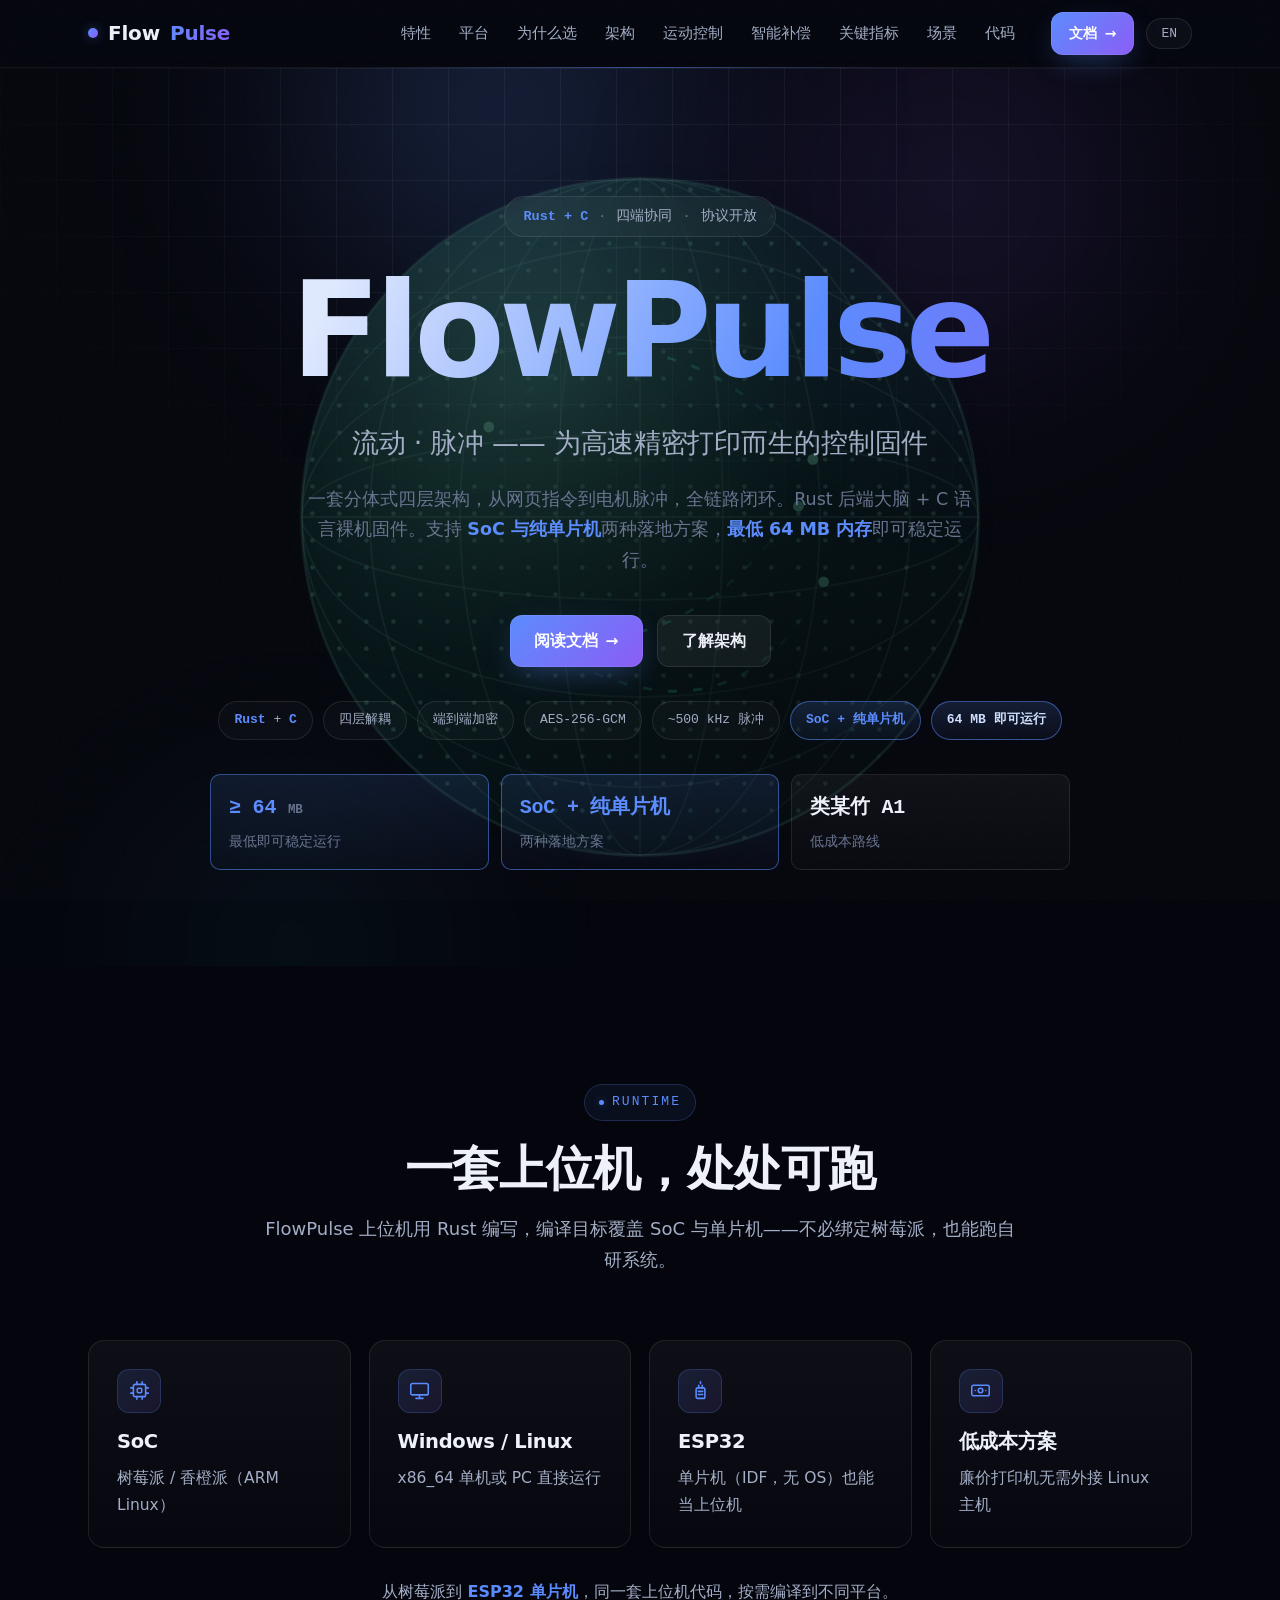
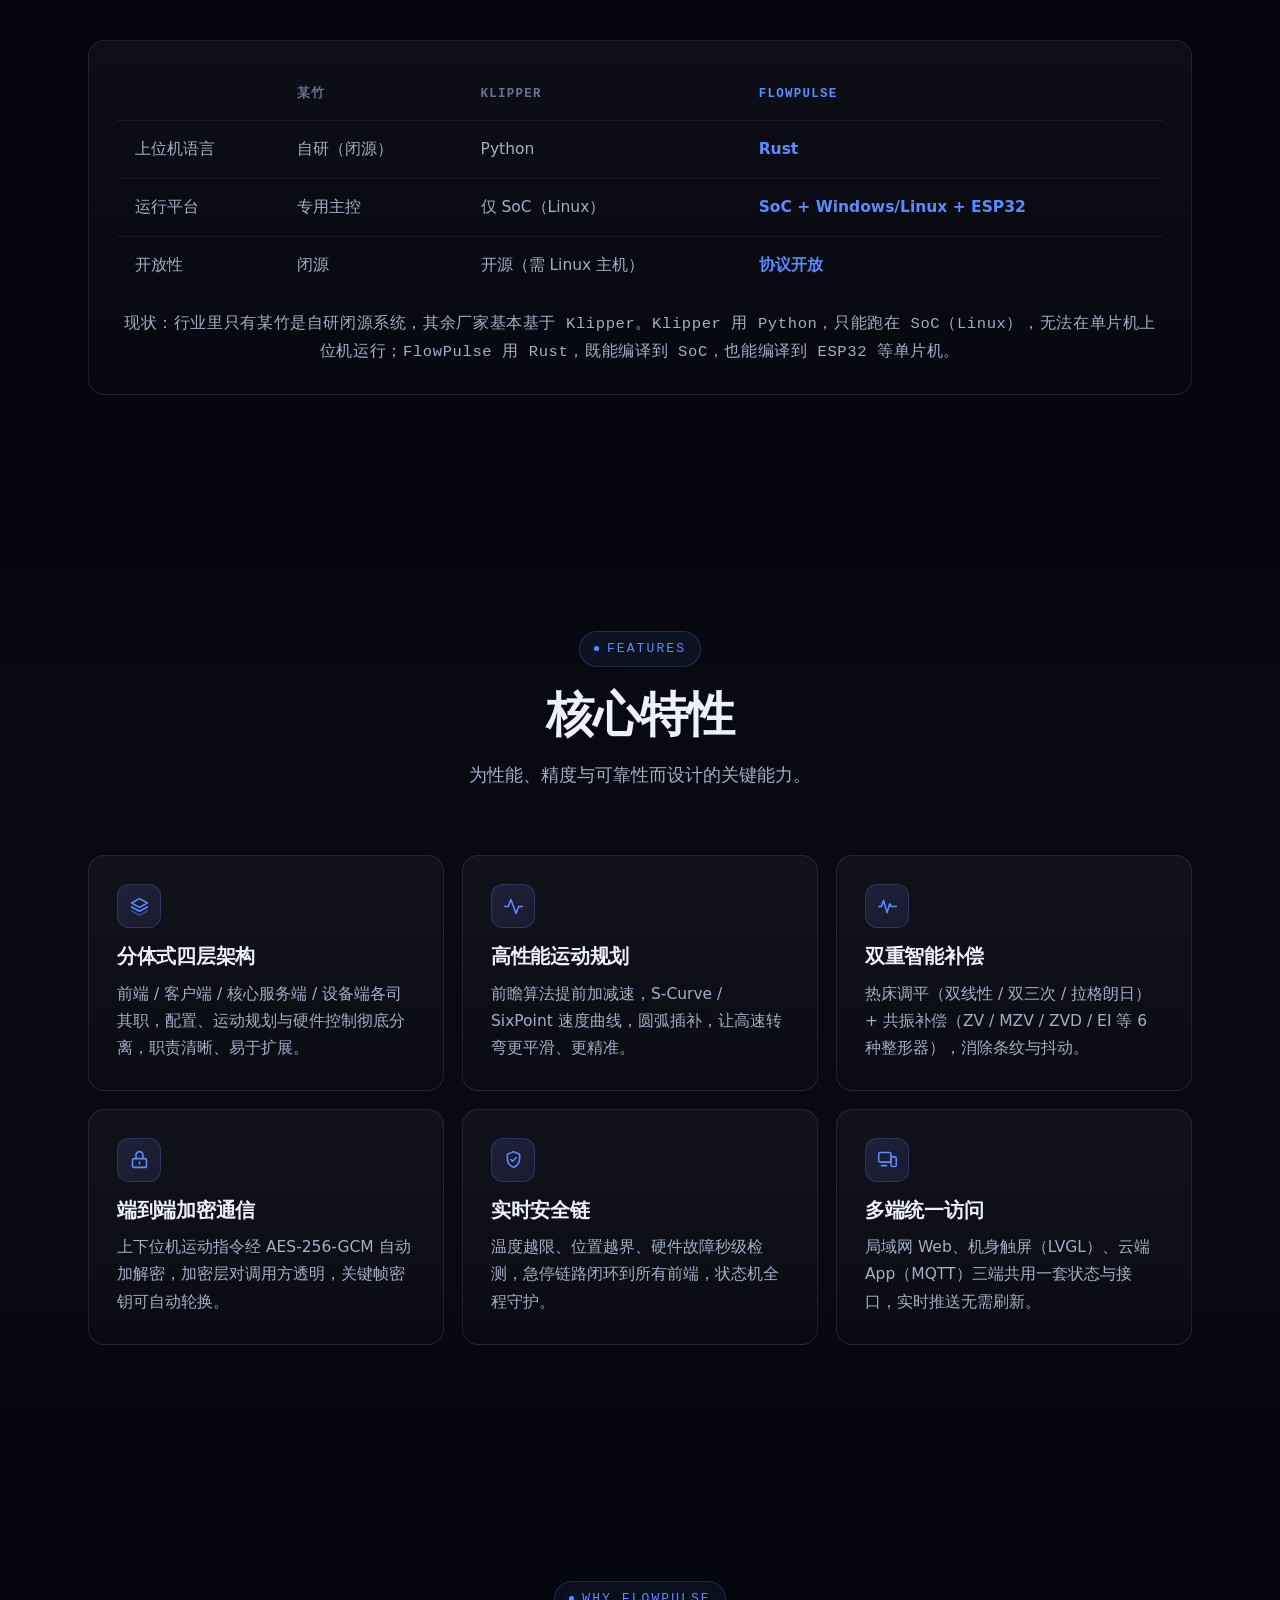
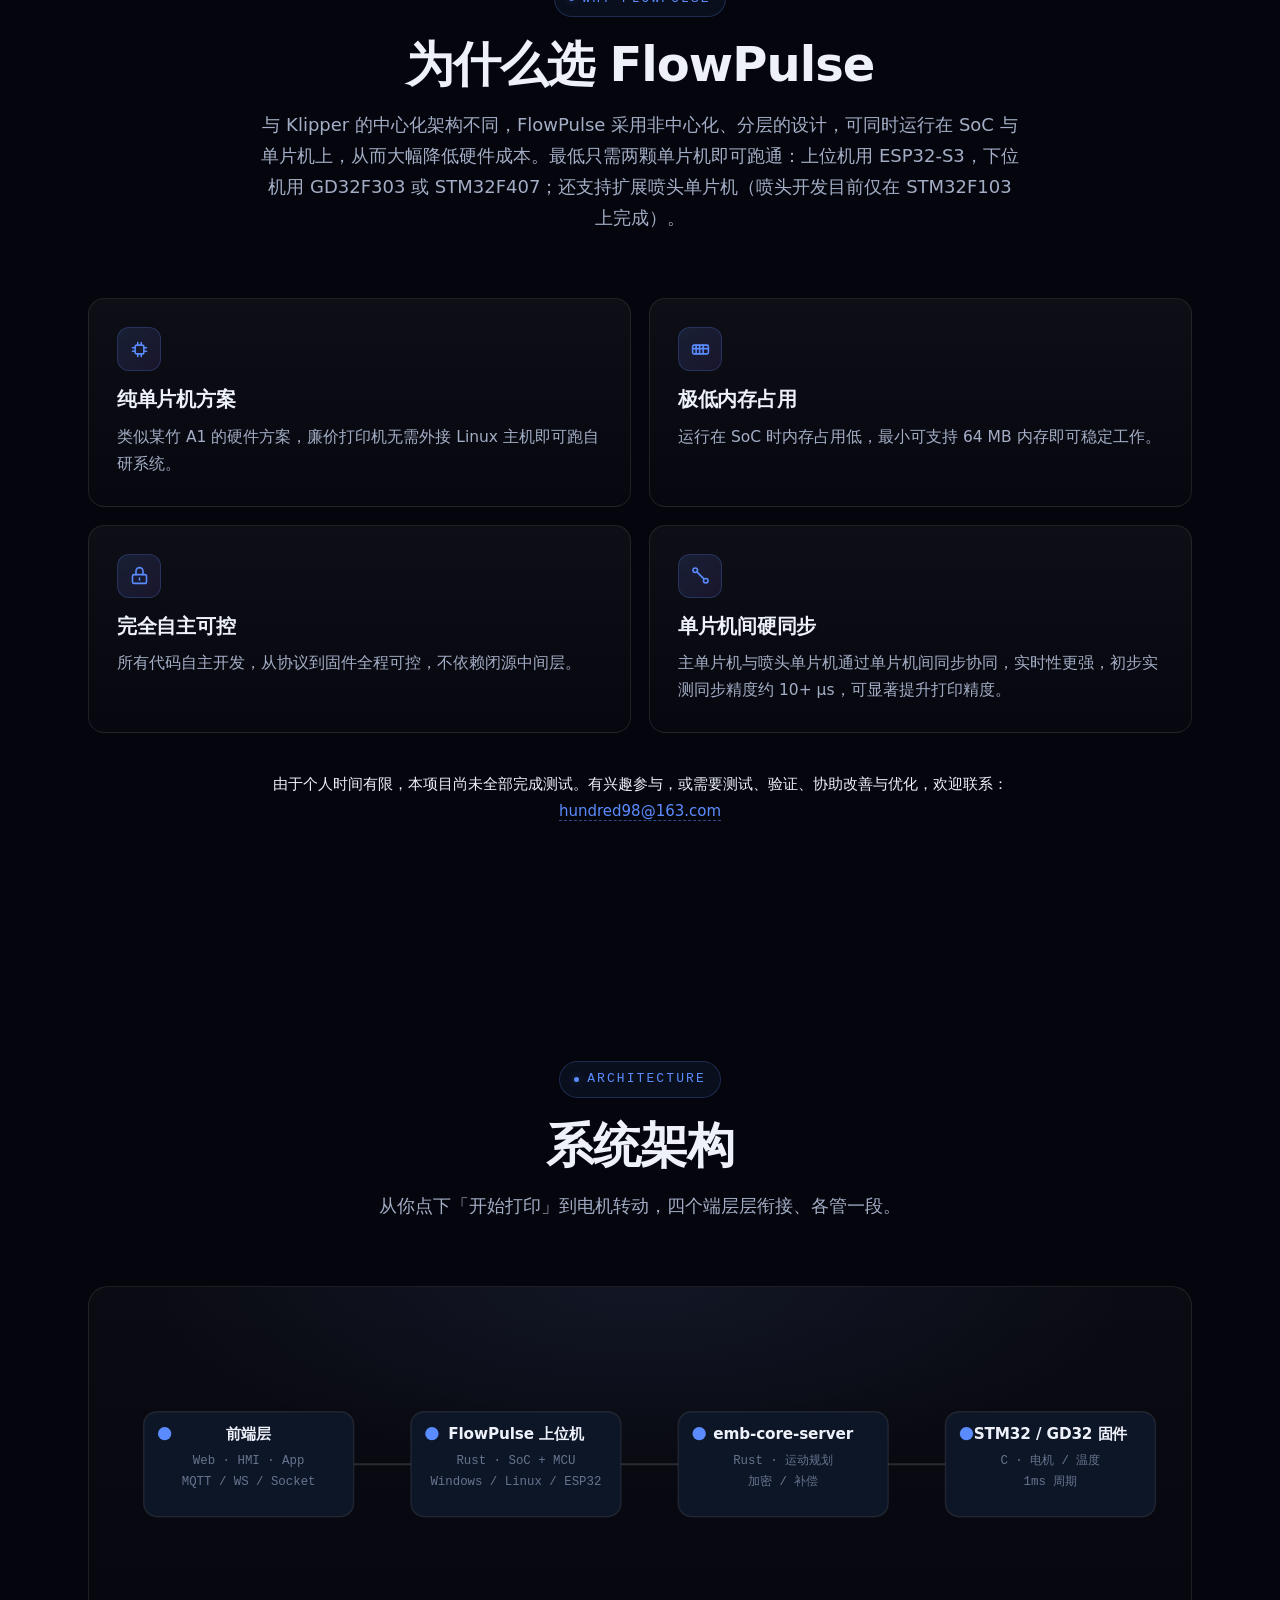
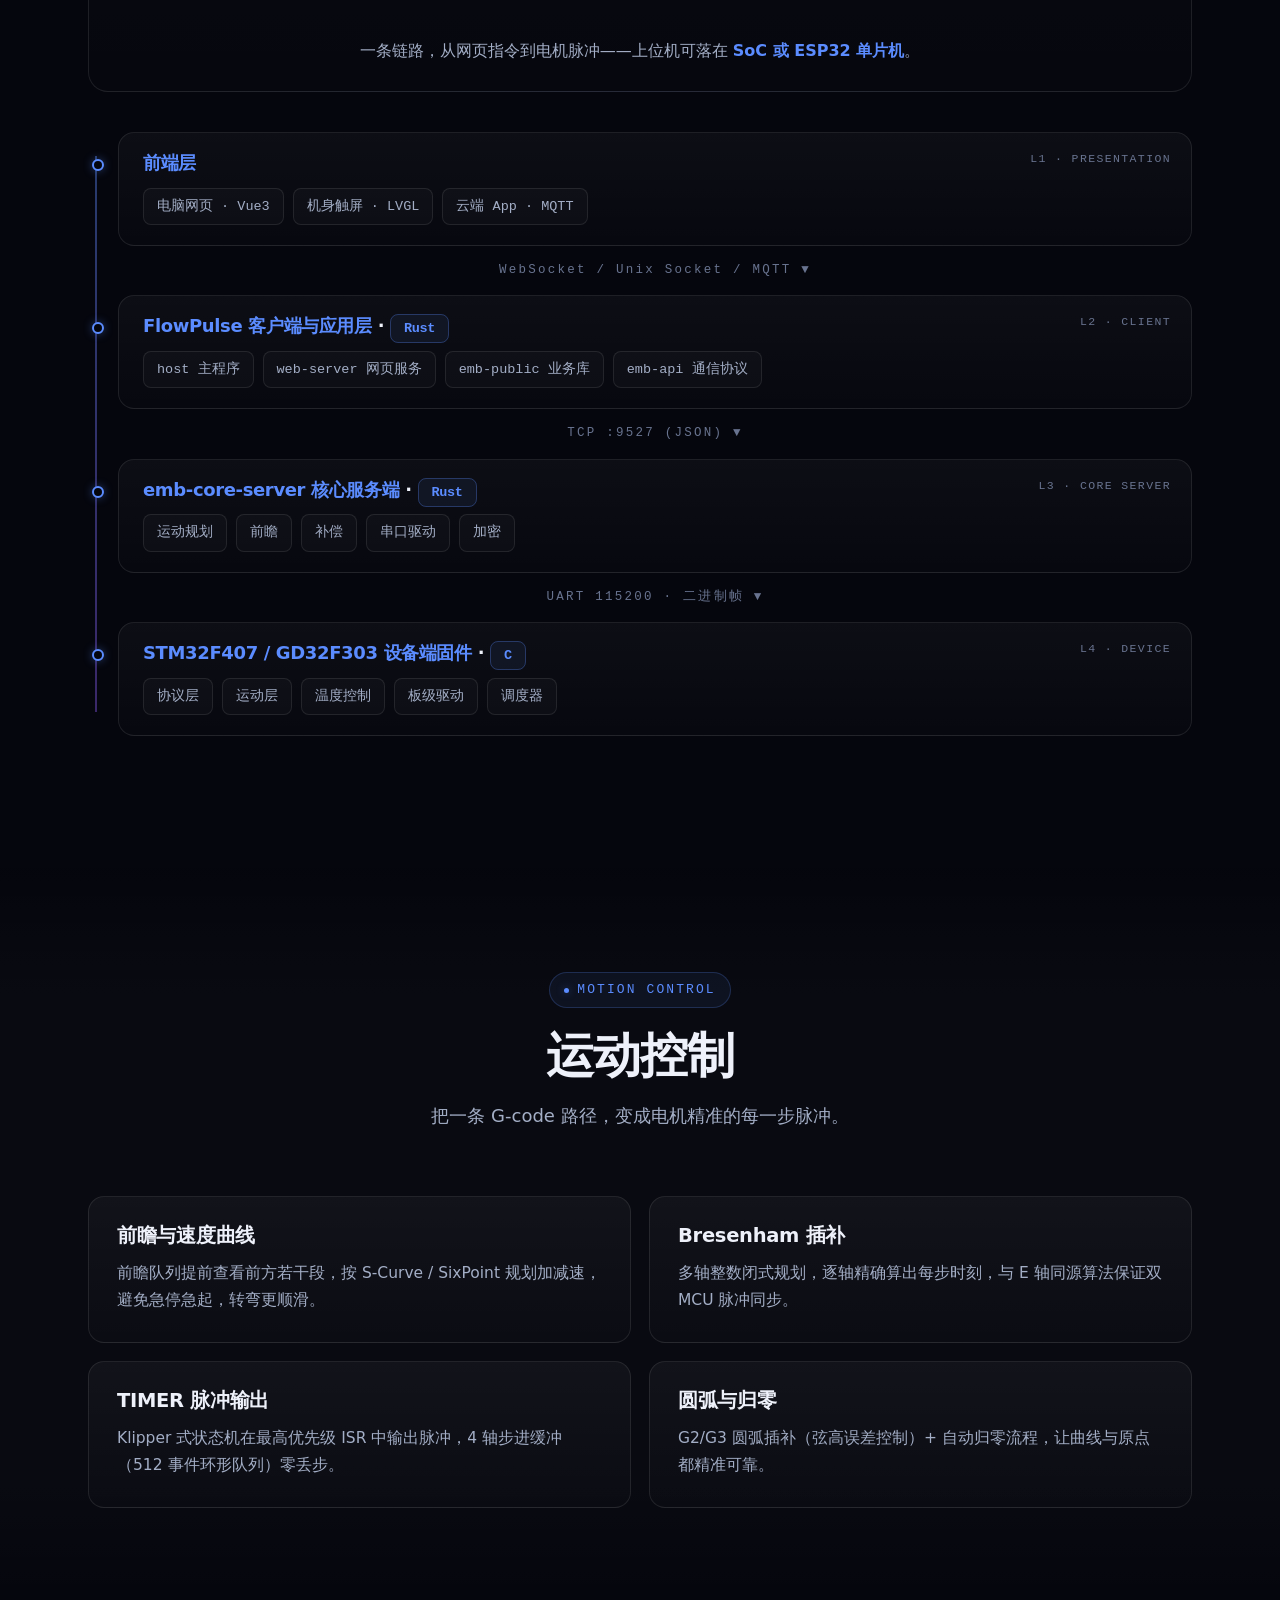
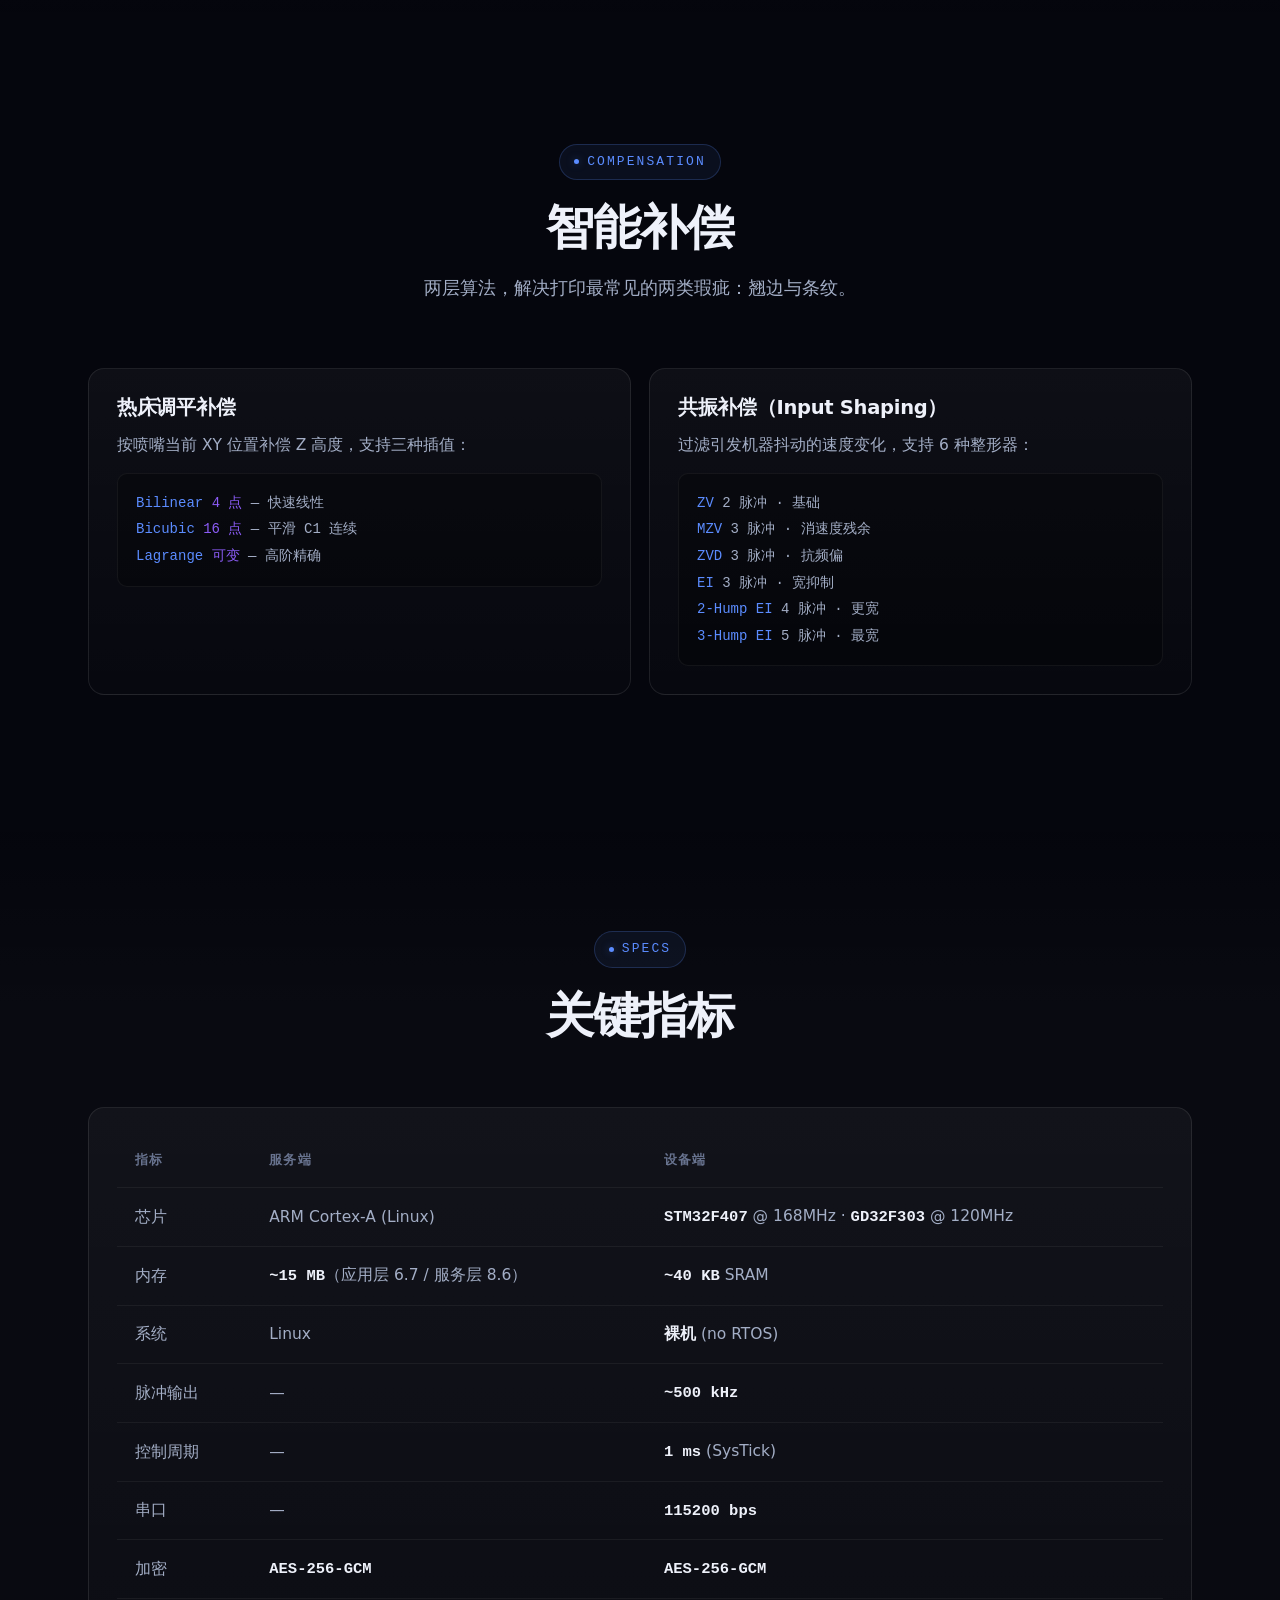
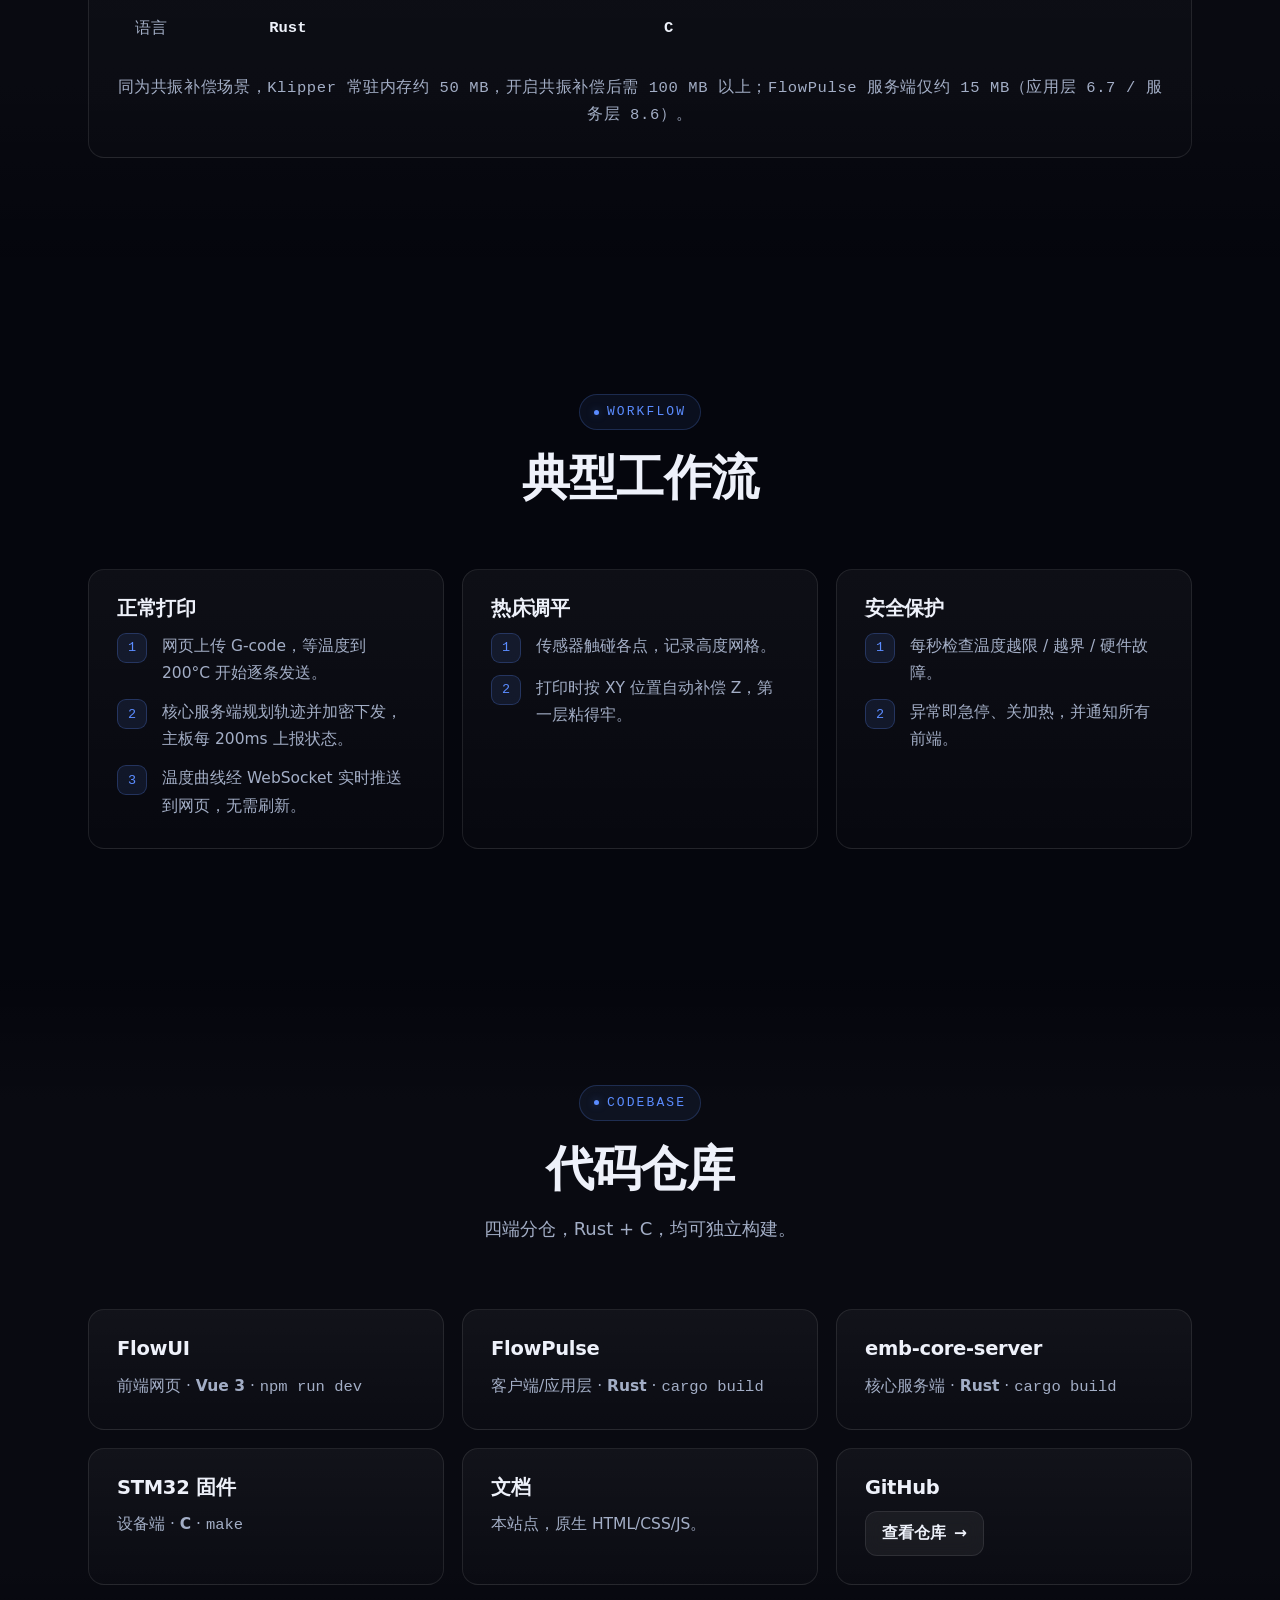
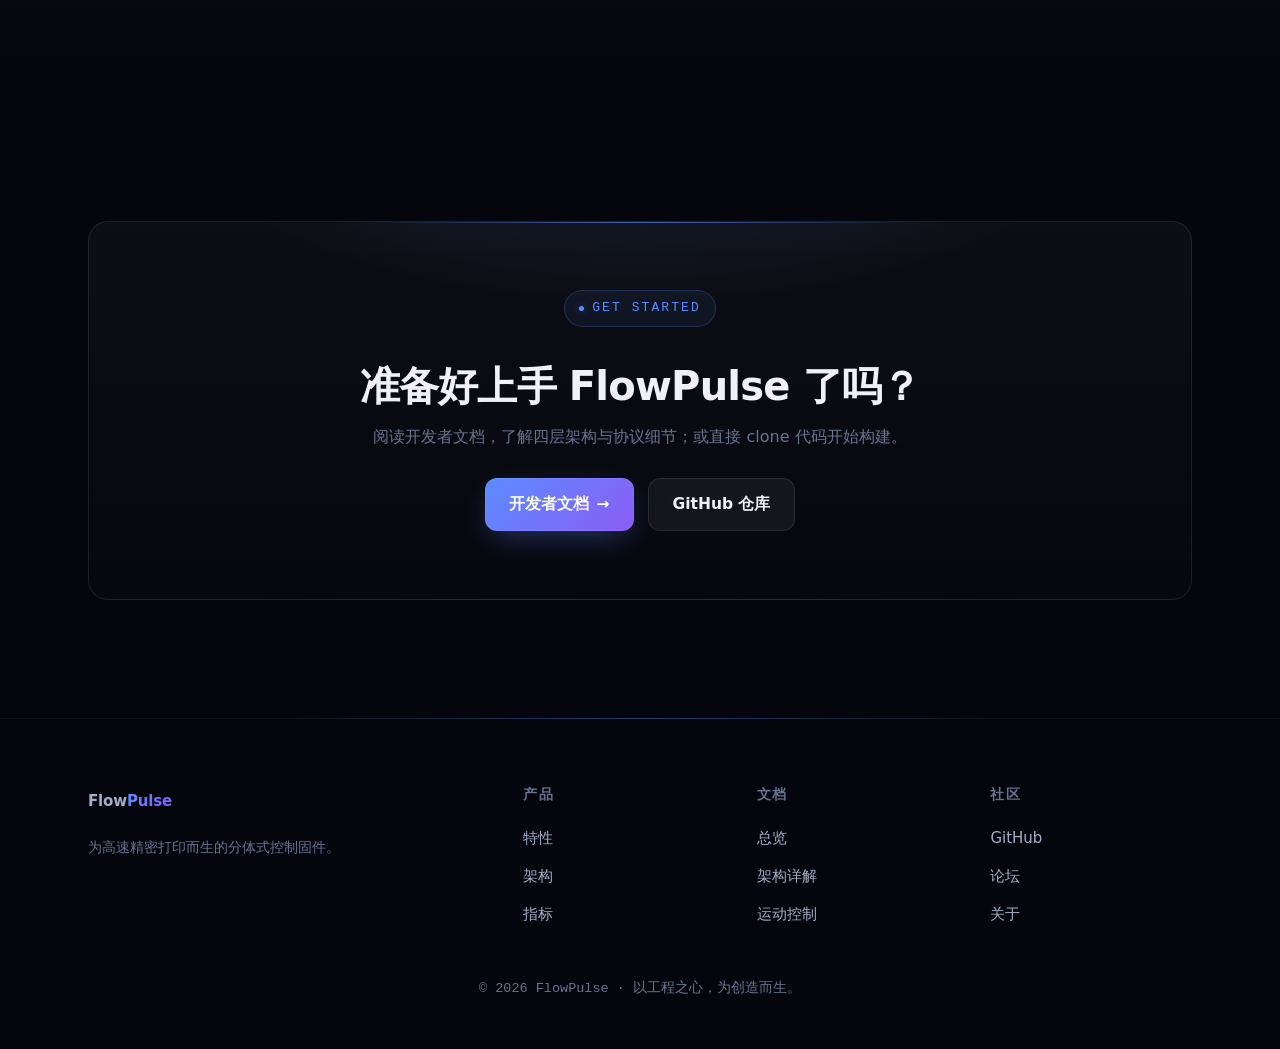
<file: index.html>
<!DOCTYPE html>
<html lang="zh">
<head>
<meta charset="UTF-8">
<meta name="viewport" content="width=device-width, initial-scale=1.0">
<title>FlowPulse — 下一代 3D 打印控制固件 · Next-gen 3D Printer Control Firmware</title>
<meta name="description" content="FlowPulse 是一套分体式四层 3D 打印控制固件：前端、客户端、核心服务端、STM32 设备端，Rust + C 打造，支持前瞻运动规划、智能补偿与端到端加密。">
<link rel="stylesheet" href="assets/css/style.css?v=20260913a">
</head>
<body>

<!-- ===================== NAV ===================== -->
<nav class="nav">
  <div class="container">
    <a class="brand" href="#top"><span class="dot"></span>Flow<b>Pulse</b></a>
    <button class="nav-toggle">☰</button>
    <div class="nav-links">
      <a href="#features"><span class="zh">特性</span><span class="en">Features</span></a>
      <a href="#platform"><span class="zh">平台</span><span class="en">Runtime</span></a>
      <a href="#why"><span class="zh">为什么选</span><span class="en">Why</span></a>
      <a href="#arch"><span class="zh">架构</span><span class="en">Architecture</span></a>
      <a href="#motion"><span class="zh">运动控制</span><span class="en">Motion</span></a>
      <a href="#comp"><span class="zh">智能补偿</span><span class="en">Compensation</span></a>
      <a href="#specs"><span class="zh">关键指标</span><span class="en">Specs</span></a>
      <a href="#scenes"><span class="zh">场景</span><span class="en">Scenarios</span></a>
      <a href="#oss"><span class="zh">代码</span><span class="en">Code</span></a>
    </div>
    <div class="nav-actions">
      <a class="btn btn-primary" href="docs/index.html" style="padding:9px 18px;font-size:14px"><span class="zh">文档</span><span class="en">Docs</span> →</a>
      <button class="lang-toggle">EN</button>
    </div>
  </div>
</nav>

<!-- ===================== HERO ===================== -->
<header class="hero" id="top">
  <div class="orb orb-1" data-depth="26" aria-hidden="true"></div>
  <div class="orb orb-2" data-depth="16" aria-hidden="true"></div>
  <div class="orb orb-3" data-depth="36" aria-hidden="true"></div>
  <div class="hero-grid" aria-hidden="true"></div>
  <div class="world" aria-hidden="true"><div class="globe">
    <svg viewBox="0 0 400 400" aria-hidden="true">
      <defs>
        <radialGradient id="ocean" cx="36%" cy="30%" r="82%">
          <stop offset="0%" stop-color="#176b57"/>
          <stop offset="48%" stop-color="#0c3a36"/>
          <stop offset="100%" stop-color="#04181a"/>
        </radialGradient>
        <radialGradient id="shine" cx="33%" cy="25%" r="46%">
          <stop offset="0%" stop-color="rgba(170,255,225,.30)"/>
          <stop offset="100%" stop-color="rgba(170,255,225,0)"/>
        </radialGradient>
        <radialGradient id="term" cx="70%" cy="78%" r="60%">
          <stop offset="0%" stop-color="rgba(0,0,0,.45)"/>
          <stop offset="100%" stop-color="rgba(0,0,0,0)"/>
        </radialGradient>
        <linearGradient id="arc" x1="0" y1="0" x2="1" y2="0">
          <stop offset="0" stop-color="#2dd4ee" stop-opacity="0"/>
          <stop offset=".5" stop-color="#2ee6a6" stop-opacity=".9"/>
          <stop offset="1" stop-color="#2dd4ee" stop-opacity="0"/>
        </linearGradient>
        <pattern id="dots" width="15" height="15" patternUnits="userSpaceOnUse">
          <circle cx="3" cy="3" r="1.25" fill="rgba(120,230,195,.5)"/>
        </pattern>
        <clipPath id="ball"><circle cx="200" cy="200" r="188"/></clipPath>
      </defs>
      <circle cx="200" cy="200" r="188" fill="url(#ocean)"/>
      <g clip-path="url(#ball)">
        <rect class="spin-dots" x="-400" y="-400" width="1200" height="1200" fill="url(#dots)"/>
        <g fill="none" stroke="rgba(130,225,195,.24)" stroke-width="1">
          <ellipse cx="200" cy="200" rx="188" ry="46"/>
          <ellipse cx="200" cy="200" rx="188" ry="100"/>
          <ellipse cx="200" cy="200" rx="188" ry="150"/>
          <line x1="12" y1="200" x2="388" y2="200"/>
          <ellipse cx="200" cy="200" rx="46" ry="188"/>
          <ellipse cx="200" cy="200" rx="100" ry="188"/>
          <ellipse cx="200" cy="200" rx="150" ry="188"/>
          <line x1="200" y1="12" x2="200" y2="388"/>
        </g>
        <path class="net-arc" d="M116 150 Q200 60 296 168" stroke="url(#arc)" stroke-width="1.6" fill="none"/>
        <path class="net-arc" d="M150 274 Q252 334 302 236" stroke="url(#arc)" stroke-width="1.6" fill="none"/>
        <path class="net-arc" d="M118 252 Q212 300 288 194" stroke="url(#arc)" stroke-width="1.4" fill="none"/>
      </g>
      <g fill="#6ee7b7">
        <circle cx="116" cy="150" r="3"/>
        <circle cx="296" cy="168" r="3"/>
        <circle cx="150" cy="274" r="3"/>
        <circle cx="302" cy="236" r="3"/>
        <circle cx="288" cy="194" r="3"/>
      </g>
      <circle cx="200" cy="200" r="188" fill="url(#shine)"/>
      <circle cx="200" cy="200" r="188" fill="url(#term)"/>
      <circle cx="200" cy="200" r="188" fill="none" stroke="rgba(130,225,195,.3)" stroke-width="1.5"/>
    </svg>
  </div></div>
  <div class="container">
    <div class="hero-badge">
      <b>Rust + C</b><span class="sep">·</span><span class="zh">四端协同</span><span class="en">four-tier runtime</span><span class="sep">·</span><span class="zh">协议开放</span><span class="en">open protocol</span>
    </div>
    <h1><span class="grad">FlowPulse</span></h1>
    <p class="tag">
      <span class="zh">流动 · 脉冲 —— 为高速精密打印而生的控制固件</span>
      <span class="en">Flow · Pulse — control firmware built for high-speed, high-precision printing</span>
    </p>
    <p class="sub">
      <span class="zh">一套分体式四层架构，从网页指令到电机脉冲，全链路闭环。Rust 后端大脑 + C 语言裸机固件。支持 <b class="hl-emph">SoC 与纯单片机</b>两种落地方案，<b class="hl-emph">最低 64 MB 内存</b>即可稳定运行。</span>
      <span class="en">A decoupled four-tier architecture covering the full chain from web commands to motor pulses. A Rust control brain plus bare-metal C firmware. Runs on both <b class="hl-emph">SoC and pure-MCU boards</b> — stable from just <b class="hl-emph">64 MB RAM</b>.</span>
    </p>
    <div class="hero-cta">
      <a class="btn btn-primary" href="docs/index.html"><span class="zh">阅读文档</span><span class="en">Read the Docs</span> →</a>
      <a class="btn" href="#arch"><span class="zh">了解架构</span><span class="en">Explore Architecture</span></a>
    </div>
    <div class="pills">
      <span class="pill"><b>Rust</b> + <b>C</b></span>
      <span class="pill"><span class="zh">四层解耦</span><span class="en">4-tier decoupled</span></span>
      <span class="pill"><span class="zh">端到端加密</span><span class="en">E2E encrypted</span></span>
      <span class="pill">AES-256-GCM</span>
      <span class="pill">~500 <span class="zh">kHz 脉冲</span><span class="en">kHz step</span></span>
      <span class="pill pill-accent"><b>SoC + 纯单片机</b></span>
      <span class="pill pill-accent">64 MB 即可运行</span>
    </div>

    <div class="hero-stats reveal">
      <div class="hl-item key">
        <span class="hl-num">≥ 64 <small>MB</small></span>
        <span class="hl-lbl"><span class="zh">最低即可稳定运行</span><span class="en">Stable from 64 MB</span></span>
      </div>
      <div class="hl-item key">
        <span class="hl-num">SoC + <span class="zh">纯单片机</span><span class="en">Pure MCU</span></span>
        <span class="hl-lbl"><span class="zh">两种落地方案</span><span class="en">Two paths</span></span>
      </div>
      <div class="hl-item">
        <span class="hl-num"><span class="zh">类某竹 A1</span><span class="en">A1-class</span></span>
        <span class="hl-lbl"><span class="zh">低成本路线</span><span class="en">Low-cost path</span></span>
      </div>
    </div>
  </div>
</header>

<!-- ===================== PLATFORM / RUNTIME ===================== -->
<section class="section" id="platform">
  <div class="container">
    <div class="section-head reveal">
      <span class="eyebrow">Runtime</span>
      <h2><span class="zh">一套上位机，处处可跑</span><span class="en">One Host, Everywhere</span></h2>
      <p><span class="zh">FlowPulse 上位机用 Rust 编写，编译目标覆盖 SoC 与单片机——不必绑定树莓派，也能跑自研系统。</span><span class="en">Written in Rust, the FlowPulse host compiles for SoC and MCU alike — a self-developed system without tethering to a Raspberry Pi.</span></p>
    </div>
    <div class="grid grid-4">
      <div class="card reveal">
        <div class="ico"><svg viewBox="0 0 24 24" fill="none" stroke="currentColor" stroke-width="1.8" stroke-linecap="round" stroke-linejoin="round"><rect x="5" y="5" width="14" height="14" rx="2"/><rect x="9.5" y="9.5" width="5" height="5" rx="1"/><path d="M9 2v3M15 2v3M9 19v3M15 19v3M2 9h3M2 15h3M19 9h3M19 15h3"/></svg></div>
        <h3>SoC</h3><p><span class="zh">树莓派 / 香橙派（ARM Linux）</span><span class="en">Raspberry Pi / Orange Pi (ARM Linux)</span></p>
      </div>
      <div class="card reveal">
        <div class="ico"><svg viewBox="0 0 24 24" fill="none" stroke="currentColor" stroke-width="1.8" stroke-linecap="round" stroke-linejoin="round"><rect x="2" y="4" width="20" height="13" rx="2"/><path d="M8 21h8M12 17v4"/></svg></div>
        <h3>Windows / Linux</h3><p><span class="zh">x86_64 单机或 PC 直接运行</span><span class="en">Runs on x86_64 desktops &amp; PCs</span></p>
      </div>
      <div class="card reveal">
        <div class="ico"><svg viewBox="0 0 24 24" fill="none" stroke="currentColor" stroke-width="1.8" stroke-linecap="round" stroke-linejoin="round"><rect x="7" y="9" width="10" height="12" rx="2"/><path d="M10 9V6M14 9V6M9.5 13h5M9.5 16.5h5M12 2v2"/></svg></div>
        <h3>ESP32</h3><p><span class="zh">单片机（IDF，无 OS）也能当上位机</span><span class="en">Even a bare MCU (ESP32, IDF, no OS) as host</span></p>
      </div>
      <div class="card reveal">
        <div class="ico"><svg viewBox="0 0 24 24" fill="none" stroke="currentColor" stroke-width="1.8" stroke-linecap="round" stroke-linejoin="round"><rect x="2" y="6" width="20" height="12" rx="2"/><circle cx="12" cy="12" r="2.6"/><path d="M6 12h.01M18 12h.01"/></svg></div>
        <h3><span class="zh">低成本方案</span><span class="en">Low-cost</span></h3><p><span class="zh">廉价打印机无需外接 Linux 主机</span><span class="en">Cheap printers need no external Linux host</span></p>
      </div>
    </div>
    <p class="platform-cap"><span class="zh">从树莓派到 <b>ESP32 单片机</b>，同一套上位机代码，按需编译到不同平台。</span><span class="en">From Raspberry Pi down to an <b>ESP32 MCU</b> — the same host codebase, compiled per target.</span></p>

    <div class="card cmp reveal">
      <table class="spec-table">
        <thead><tr><th></th><th><span class="zh">某竹</span><span class="en">Bambu</span></th><th>Klipper</th><th class="hl">FlowPulse</th></tr></thead>
        <tbody>
          <tr><td><span class="zh">上位机语言</span><span class="en">Host lang</span></td><td><span class="zh">自研（闭源）</span><span class="en">Proprietary (closed)</span></td><td>Python</td><td class="hl">Rust</td></tr>
          <tr><td><span class="zh">运行平台</span><span class="en">Runs on</span></td><td><span class="zh">专用主控</span><span class="en">Dedicated controller</span></td><td><span class="zh">仅 SoC（Linux）</span><span class="en">SoC only (Linux)</span></td><td class="hl">SoC + Windows/Linux + ESP32</td></tr>
          <tr><td><span class="zh">开放性</span><span class="en">Openness</span></td><td><span class="zh">闭源</span><span class="en">Closed-source</span></td><td><span class="zh">开源（需 Linux 主机）</span><span class="en">Open-source (needs a Linux host)</span></td><td class="hl"><span class="zh">协议开放</span><span class="en">Open protocol</span></td></tr>
        </tbody>
      </table>
      <p class="dev-note" style="margin-top:18px;text-align:center">
        <span class="zh">现状：行业里只有某竹是自研闭源系统，其余厂家基本基于 Klipper。Klipper 用 Python，只能跑在 SoC（Linux），无法在单片机上位机运行；FlowPulse 用 Rust，既能编译到 SoC，也能编译到 ESP32 等单片机。</span>
        <span class="en">Today only Bambu ships a self-developed (closed) system; most others build on Klipper. Klipper is Python and runs only on SoC (Linux) — never on an MCU host. FlowPulse is Rust, compiling to SoC and to MCUs like ESP32 alike.</span>
      </p>
    </div>
  </div>
</section>

<!-- ===================== FEATURES ===================== -->
<section class="section section--alt" id="features">
  <div class="container">
    <div class="section-head reveal">
      <span class="eyebrow">Features</span>
      <h2><span class="zh">核心特性</span><span class="en">Core Features</span></h2>
      <p><span class="zh">为性能、精度与可靠性而设计的关键能力。</span><span class="en">Key capabilities engineered for performance, precision and reliability.</span></p>
    </div>
    <div class="grid grid-3">
      <div class="card reveal">
        <div class="ico"><svg viewBox="0 0 24 24" fill="none" stroke="currentColor" stroke-width="1.8" stroke-linecap="round" stroke-linejoin="round"><path d="M12 3 3 8l9 5 9-5-9-5Z"/><path d="m3 12.5 9 5 9-5"/><path d="m3 17 9 5 9-5" opacity=".45"/></svg></div>
        <h3><span class="zh">分体式四层架构</span><span class="en">Decoupled 4-Tier Architecture</span></h3>
        <p><span class="zh">前端 / 客户端 / 核心服务端 / 设备端各司其职，配置、运动规划与硬件控制彻底分离，职责清晰、易于扩展。</span><span class="en">Frontend, client, core server and device firmware each own a single responsibility — config, motion planning and hardware are cleanly separated.</span></p>
      </div>
      <div class="card reveal">
        <div class="ico"><svg viewBox="0 0 24 24" fill="none" stroke="currentColor" stroke-width="1.8" stroke-linecap="round" stroke-linejoin="round"><path d="M22 12h-4l-3 8L9 4l-3 8H2"/></svg></div>
        <h3><span class="zh">高性能运动规划</span><span class="en">High-Performance Motion Planning</span></h3>
        <p><span class="zh">前瞻算法提前加减速，S-Curve / SixPoint 速度曲线，圆弧插补，让高速转弯更平滑、更精准。</span><span class="en">Look-ahead acceleration, S-Curve / SixPoint velocity profiles and arc interpolation for smoother, sharper high-speed corners.</span></p>
      </div>
      <div class="card reveal">
        <div class="ico"><svg viewBox="0 0 24 24" fill="none" stroke="currentColor" stroke-width="1.8" stroke-linecap="round" stroke-linejoin="round"><path d="M2 12h3l2.5-7 4 14 3-10 2 3H22"/></svg></div>
        <h3><span class="zh">双重智能补偿</span><span class="en">Dual Smart Compensation</span></h3>
        <p><span class="zh">热床调平（双线性 / 双三次 / 拉格朗日）+ 共振补偿（ZV / MZV / ZVD / EI 等 6 种整形器），消除条纹与抖动。</span><span class="en">Bed mesh leveling plus input shaping (ZV/MZV/ZVD/EI & more) to kill ringing and print artifacts.</span></p>
      </div>
      <div class="card reveal">
        <div class="ico"><svg viewBox="0 0 24 24" fill="none" stroke="currentColor" stroke-width="1.8" stroke-linecap="round" stroke-linejoin="round"><rect x="4" y="11" width="16" height="10" rx="2"/><path d="M8 11V7a4 4 0 0 1 8 0v4M12 15v2"/></svg></div>
        <h3><span class="zh">端到端加密通信</span><span class="en">End-to-End Encrypted Link</span></h3>
        <p><span class="zh">上下位机运动指令经 AES-256-GCM 自动加解密，加密层对调用方透明，关键帧密钥可自动轮换。</span><span class="en">Motion commands between host and MCU are auto encrypted with AES-256-GCM — transparent to callers, with auto key rotation.</span></p>
      </div>
      <div class="card reveal">
        <div class="ico"><svg viewBox="0 0 24 24" fill="none" stroke="currentColor" stroke-width="1.8" stroke-linecap="round" stroke-linejoin="round"><path d="M12 3l7 3v5c0 5-3.4 8.4-7 10-3.6-1.6-7-5-7-10V6l7-3Z"/><path d="m9 12 2 2 4-4"/></svg></div>
        <h3><span class="zh">实时安全链</span><span class="en">Real-Time Safety Chain</span></h3>
        <p><span class="zh">温度越限、位置越界、硬件故障秒级检测，急停链路闭环到所有前端，状态机全程守护。</span><span class="en">Second-level detection of over-temperature, out-of-bounds and faults; an emergency-stop chain broadcasts to every frontend.</span></p>
      </div>
      <div class="card reveal">
        <div class="ico"><svg viewBox="0 0 24 24" fill="none" stroke="currentColor" stroke-width="1.8" stroke-linecap="round" stroke-linejoin="round"><rect x="2" y="4" width="14" height="11" rx="2"/><path d="M5 19h6"/><rect x="16" y="9" width="6" height="11" rx="1.6"/></svg></div>
        <h3><span class="zh">多端统一访问</span><span class="en">Multi-Surface Access</span></h3>
        <p><span class="zh">局域网 Web、机身触屏（LVGL）、云端 App（MQTT）三端共用一套状态与接口，实时推送无需刷新。</span><span class="en">LAN web, onboard touch HMI and cloud app share one state model with live push — no refresh needed.</span></p>
      </div>
    </div>
  </div>
</section>

<!-- ===================== WHY FLOWPULSE ===================== -->
<section class="section" id="why">
  <div class="container">
    <div class="section-head reveal">
      <span class="eyebrow">Why FlowPulse</span>
      <h2><span class="zh">为什么选 FlowPulse</span><span class="en">Why FlowPulse</span></h2>
      <p><span class="zh">与 Klipper 的中心化架构不同，FlowPulse 采用非中心化、分层的设计，可同时运行在 SoC 与单片机上，从而大幅降低硬件成本。最低只需两颗单片机即可跑通：上位机用 ESP32-S3，下位机用 GD32F303 或 STM32F407；还支持扩展喷头单片机（喷头开发目前仅在 STM32F103 上完成）。</span><span class="en">Unlike Klipper's centralized design, FlowPulse is decentralized and layered, running on both SoC and MCU — sharply lowering hardware cost. A minimal build needs just two MCUs: an ESP32-S3 host and a GD32F303 or STM32F407 device; a toolhead MCU is also supported (toolhead work done so far only on STM32F103).</span></p>
    </div>
    <div class="grid grid-2">
      <div class="card reveal">
        <div class="ico"><svg viewBox="0 0 24 24" fill="none" stroke="currentColor" stroke-width="1.8" stroke-linecap="round" stroke-linejoin="round"><rect x="7" y="7" width="10" height="10" rx="2"/><path d="M10 7V4M14 7V4M10 20v-3M14 20v-3M7 10H4M7 14H4M20 10h-3M20 14h-3"/></svg></div>
        <h3><span class="zh">纯单片机方案</span><span class="en">Pure-MCU Path</span></h3>
        <p><span class="zh">类似某竹 A1 的硬件方案，廉价打印机无需外接 Linux 主机即可跑自研系统。</span><span class="en">Like the Bambu A1 hardware approach — cheap printers run a self-built system with no external Linux host.</span></p>
      </div>
      <div class="card reveal">
        <div class="ico"><svg viewBox="0 0 24 24" fill="none" stroke="currentColor" stroke-width="1.8" stroke-linecap="round" stroke-linejoin="round"><rect x="3" y="7" width="18" height="10" rx="1.5"/><path d="M7 7v10M11 7v10M15 7v10M3 11h18"/></svg></div>
        <h3><span class="zh">极低内存占用</span><span class="en">Tiny Memory Footprint</span></h3>
        <p><span class="zh">运行在 SoC 时内存占用低，最小可支持 64 MB 内存即可稳定工作。</span><span class="en">On SoC it stays light — stable from as little as 64 MB RAM.</span></p>
      </div>
      <div class="card reveal">
        <div class="ico"><svg viewBox="0 0 24 24" fill="none" stroke="currentColor" stroke-width="1.8" stroke-linecap="round" stroke-linejoin="round"><rect x="4" y="11" width="16" height="10" rx="2"/><path d="M8 11V7a4 4 0 0 1 8 0v4M12 15v2"/></svg></div>
        <h3><span class="zh">完全自主可控</span><span class="en">Fully Self-Developed</span></h3>
        <p><span class="zh">所有代码自主开发，从协议到固件全程可控，不依赖闭源中间层。</span><span class="en">Every layer is self-built — from protocol to firmware, with no reliance on closed middle layers.</span></p>
      </div>
      <div class="card reveal">
        <div class="ico"><svg viewBox="0 0 24 24" fill="none" stroke="currentColor" stroke-width="1.8" stroke-linecap="round" stroke-linejoin="round"><circle cx="6" cy="6" r="2.6"/><circle cx="18" cy="18" r="2.6"/><path d="M8.4 8.4 15.6 15.6"/></svg></div>
        <h3><span class="zh">单片机间硬同步</span><span class="en">MCU-to-MCU Sync</span></h3>
        <p><span class="zh">主单片机与喷头单片机通过单片机间同步协同，实时性更强，初步实测同步精度约 10+ μs，可显著提升打印精度。</span><span class="en">The main and toolhead MCUs sync via inter-MCU synchronization for tighter real-time response — early measurements show ~10+ μs sync precision, markedly improving print accuracy.</span></p>
      </div>
    </div>
    <p class="why-note reveal"><span class="zh">由于个人时间有限，本项目尚未全部完成测试。有兴趣参与，或需要测试、验证、协助改善与优化，欢迎联系：</span><span class="en">Due to limited personal time, not everything is tested yet. To contribute, or for testing / validation / help improving the project, reach out:</span> <a href="mailto:hundred98@163.com">hundred98@163.com</a></p>
  </div>
</section>

<!-- ===================== ARCHITECTURE ===================== -->
<section class="section" id="arch">
  <div class="container">
    <div class="section-head reveal">
      <span class="eyebrow">Architecture</span>
      <h2><span class="zh">系统架构</span><span class="en">System Architecture</span></h2>
      <p><span class="zh">从你点下「开始打印」到电机转动，四个端层层衔接、各管一段。</span><span class="en">From the moment you hit "Print" to the motor spinning — four tiers, each owning its stage.</span></p>
    </div>

    <div class="pipeline-panel reveal">
      <svg viewBox="0 0 1100 300" role="img" aria-label="FlowPulse four-tier pipeline">
        <!-- connector track (full chain) -->
        <line class="flow-track" x1="140" y1="150" x2="980" y2="150"/>
        <line class="flow-line"  x1="250" y1="150" x2="310" y2="150"/>
        <line class="flow-line"  x1="530" y1="150" x2="590" y2="150"/>
        <line class="flow-line"  x1="810" y1="150" x2="870" y2="150"/>
        <!-- flowing pulse (travels the whole pipeline) -->
        <circle class="comet" cx="140" cy="150" r="4.5"/>
        <!-- node 1 -->
        <rect class="node-box" x="30" y="95" width="220" height="110" rx="14"/>
        <circle class="node-accent" cx="52" cy="118" r="7"/>
        <text class="node-title" x="140" y="124" text-anchor="middle"><tspan class="zh">前端层</tspan><tspan class="en">Frontend</tspan></text>
        <text class="node-sub" x="140" y="150" text-anchor="middle">Web · HMI · App</text>
        <text class="node-sub" x="140" y="172" text-anchor="middle">MQTT / WS / Socket</text>
        <!-- node 2 -->
        <rect class="node-box" x="310" y="95" width="220" height="110" rx="14"/>
        <circle class="node-accent" cx="332" cy="118" r="7"/>
        <text class="node-title" x="420" y="124" text-anchor="middle"><tspan class="zh">FlowPulse 上位机</tspan><tspan class="en">FlowPulse Host</tspan></text>
        <text class="node-sub" x="420" y="150" text-anchor="middle">Rust · SoC + MCU</text>
        <text class="node-sub" x="420" y="172" text-anchor="middle">Windows / Linux / ESP32</text>
        <!-- node 3 -->
        <rect class="node-box" x="590" y="95" width="220" height="110" rx="14"/>
        <circle class="node-accent" cx="612" cy="118" r="7"/>
        <text class="node-title" x="700" y="124" text-anchor="middle">emb-core-server</text>
        <text class="node-sub" x="700" y="150" text-anchor="middle"><tspan class="zh">Rust · 运动规划</tspan><tspan class="en">Rust · Motion</tspan></text>
        <text class="node-sub" x="700" y="172" text-anchor="middle"><tspan class="zh">加密 / 补偿</tspan><tspan class="en">Crypto / Comp.</tspan></text>
        <!-- node 4 -->
        <rect class="node-box" x="870" y="95" width="220" height="110" rx="14"/>
        <circle class="node-accent" cx="892" cy="118" r="7"/>
        <text class="node-title" x="980" y="124" text-anchor="middle"><tspan class="zh">STM32 / GD32 固件</tspan><tspan class="en">STM32 / GD32 FW</tspan></text>
        <text class="node-sub" x="980" y="150" text-anchor="middle"><tspan class="zh">C · 电机 / 温度</tspan><tspan class="en">C · Motor / Temp</tspan></text>
        <text class="node-sub" x="980" y="172" text-anchor="middle">1ms <tspan class="zh">周期</tspan><tspan class="en">tick</tspan></text>
      </svg>
      <p class="platform-cap"><span class="zh">一条链路，从网页指令到电机脉冲——上位机可落在 <b>SoC 或 ESP32 单片机</b>。</span><span class="en">One chain from web command to motor pulse — the host can sit on a <b>SoC or an ESP32 MCU</b>.</span></p>
    </div>

    <div class="arch reveal">
      <div class="layer">
        <span class="layer-tag">L1 · PRESENTATION</span>
        <h4><span class="hl-accent"><span class="zh">前端层</span><span class="en">Frontend Layer</span></span></h4>
        <div class="boxes">
          <span class="box"><span class="zh">电脑网页</span><span class="en">Web UI</span> · Vue3</span>
          <span class="box"><span class="zh">机身触屏</span><span class="en">Touch HMI</span> · LVGL</span>
          <span class="box"><span class="zh">云端 App</span><span class="en">Cloud App</span> · MQTT</span>
        </div>
      </div>
      <div class="arch-link">WebSocket / Unix Socket / MQTT ▼</div>

      <div class="layer">
        <span class="layer-tag">L2 · CLIENT</span>
        <h4><span class="hl-accent">FlowPulse <span class="zh">客户端与应用层</span><span class="en">Client &amp; App Layer</span></span> · <span class="box lang">Rust</span></h4>
        <div class="boxes">
          <span class="box">host <span class="zh">主程序</span><span class="en">host</span></span>
          <span class="box">web-server <span class="zh">网页服务</span><span class="en">web server</span></span>
          <span class="box">emb-public <span class="zh">业务库</span><span class="en">core lib</span></span>
          <span class="box">emb-api <span class="zh">通信协议</span><span class="en">protocol</span></span>
        </div>
      </div>
      <div class="arch-link">TCP :9527 (JSON) ▼</div>

      <div class="layer">
        <span class="layer-tag">L3 · CORE SERVER</span>
        <h4><span class="hl-accent">emb-core-server <span class="zh">核心服务端</span><span class="en">Core Server</span></span> · <span class="box lang">Rust</span></h4>
        <div class="boxes">
          <span class="box"><span class="zh">运动规划</span><span class="en">Motion Planner</span></span>
          <span class="box"><span class="zh">前瞻</span><span class="en">Look-ahead</span></span>
          <span class="box"><span class="zh">补偿</span><span class="en">Compensation</span></span>
          <span class="box"><span class="zh">串口驱动</span><span class="en">Serial Driver</span></span>
          <span class="box"><span class="zh">加密</span><span class="en">Crypto</span></span>
        </div>
      </div>
      <div class="arch-link">UART 115200 · <span class="zh">二进制帧</span><span class="en">binary frames</span> ▼</div>

      <div class="layer">
        <span class="layer-tag">L4 · DEVICE</span>
        <h4><span class="hl-accent">STM32F407 / GD32F303 <span class="zh">设备端固件</span><span class="en">Device Firmware</span></span> · <span class="box lang">C</span></h4>
        <div class="boxes">
          <span class="box"><span class="zh">协议层</span><span class="en">Protocol</span></span>
          <span class="box"><span class="zh">运动层</span><span class="en">Motion</span></span>
          <span class="box"><span class="zh">温度控制</span><span class="en">Temperature</span></span>
          <span class="box"><span class="zh">板级驱动</span><span class="en">Board</span></span>
          <span class="box"><span class="zh">调度器</span><span class="en">Scheduler</span></span>
        </div>
      </div>
    </div>
  </div>
</section>

<!-- ===================== MOTION ===================== -->
<section class="section section--alt" id="motion">
  <div class="container">
    <div class="section-head reveal">
      <span class="eyebrow">Motion Control</span>
      <h2><span class="zh">运动控制</span><span class="en">Motion Control</span></h2>
      <p><span class="zh">把一条 G-code 路径，变成电机精准的每一步脉冲。</span><span class="en">Turning a G-code path into precisely timed motor pulses.</span></p>
    </div>
    <div class="grid grid-2">
      <div class="card reveal">
        <h3><span class="zh">前瞻与速度曲线</span><span class="en">Look-ahead & Velocity Profiles</span></h3>
        <p><span class="zh">前瞻队列提前查看前方若干段，按 S-Curve / SixPoint 规划加减速，避免急停急起，转弯更顺滑。</span><span class="en">A look-ahead queue inspects upcoming segments and shapes acceleration with S-Curve / SixPoint profiles to avoid jerky starts and stops.</span></p>
      </div>
      <div class="card reveal">
        <h3><span class="zh">Bresenham 插补</span><span class="en">Bresenham Interpolation</span></h3>
        <p><span class="zh">多轴整数闭式规划，逐轴精确算出每步时刻，与 E 轴同源算法保证双 MCU 脉冲同步。</span><span class="en">Per-axis integer closed-form stepping, aligned with the E-axis algorithm so dual-MCU pulses stay in sync.</span></p>
      </div>
      <div class="card reveal">
        <h3><span class="zh">TIMER 脉冲输出</span><span class="en">TIM6 Step Output</span></h3>
        <p><span class="zh">Klipper 式状态机在最高优先级 ISR 中输出脉冲，4 轴步进缓冲（512 事件环形队列）零丢步。</span><span class="en">A Klipper-style state machine emits pulses from the top-priority ISR; a 512-event ring buffer feeds 4 axes without missed steps.</span></p>
      </div>
      <div class="card reveal">
        <h3><span class="zh">圆弧与归零</span><span class="en">Arc & Homing</span></h3>
        <p><span class="zh">G2/G3 圆弧插补（弦高误差控制）+ 自动归零流程，让曲线与原点都精准可靠。</span><span class="en">G2/G3 arc interpolation with chord-error control plus an automated homing flow for reliable curves and origins.</span></p>
      </div>
    </div>
  </div>
</section>

<!-- ===================== COMPENSATION ===================== -->
<section class="section" id="comp">
  <div class="container">
    <div class="section-head reveal">
      <span class="eyebrow">Compensation</span>
      <h2><span class="zh">智能补偿</span><span class="en">Smart Compensation</span></h2>
      <p><span class="zh">两层算法，解决打印最常见的两类瑕疵：翘边与条纹。</span><span class="en">Two layers that fix the two most common flaws: poor first-layer adhesion and ringing.</span></p>
    </div>
    <div class="grid grid-2">
      <div class="card reveal">
        <h3><span class="zh">热床调平补偿</span><span class="en">Bed Mesh Leveling</span></h3>
        <p><span class="zh">按喷嘴当前 XY 位置补偿 Z 高度，支持三种插值：</span><span class="en">Compensates Z by nozzle XY position, with three interpolators:</span></p>
        <div class="code">
<span class="k">Bilinear</span>  <span class="v"><span class="zh">4 点</span><span class="en">4-pt</span></span>  — <span class="zh">快速线性</span><span class="en">fast linear</span><br>
<span class="k">Bicubic</span>  <span class="v"><span class="zh">16 点</span><span class="en">16-pt</span></span> — <span class="zh">平滑 C1 连续</span><span class="en">smooth C1</span><br>
<span class="k">Lagrange</span> <span class="v"><span class="zh">可变</span><span class="en">variable</span></span>  — <span class="zh">高阶精确</span><span class="en">high-order exact</span>
        </div>
      </div>
      <div class="card reveal">
        <h3><span class="zh">共振补偿（Input Shaping）</span><span class="en">Resonance (Input Shaping)</span></h3>
        <p><span class="zh">过滤引发机器抖动的速度变化，支持 6 种整形器：</span><span class="en">Filters velocity changes that excite ringing — six shapers:</span></p>
        <div class="code">
<span class="k">ZV</span>       2 <span class="zh">脉冲 · 基础</span><span class="en">pulses · base</span><br>
<span class="k">MZV</span>      3 <span class="zh">脉冲 · 消速度残余</span><span class="en">pulses · kills velocity resid.</span><br>
<span class="k">ZVD</span>      3 <span class="zh">脉冲 · 抗频偏</span><span class="en">pulses · freq-robust</span><br>
<span class="k">EI</span>       3 <span class="zh">脉冲 · 宽抑制</span><span class="en">pulses · wide</span><br>
<span class="k">2-Hump EI</span> 4 <span class="zh">脉冲 · 更宽</span><span class="en">pulses · wider</span><br>
<span class="k">3-Hump EI</span> 5 <span class="zh">脉冲 · 最宽</span><span class="en">pulses · widest</span>
        </div>
      </div>
    </div>
  </div>
</section>

<!-- ===================== SPECS ===================== -->
<section class="section section--alt" id="specs">
  <div class="container">
    <div class="section-head reveal">
      <span class="eyebrow">Specs</span>
      <h2><span class="zh">关键指标</span><span class="en">Key Specs</span></h2>
    </div>
    <div class="card reveal">
      <table class="spec-table">
        <thead><tr><th><span class="zh">指标</span><span class="en">Metric</span></th><th><span class="zh">服务端</span><span class="en">Core Server</span></th><th><span class="zh">设备端</span><span class="en">Device</span></th></tr></thead>
        <tbody>
          <tr><td><span class="zh">芯片</span><span class="en">MCU</span></td><td>ARM Cortex-A (Linux)</td><td><b>STM32F407</b> @ 168MHz · <b>GD32F303</b> @ 120MHz</td></tr>
          <tr><td><span class="zh">内存</span><span class="en">Memory</span></td><td><span class="zh"><b>~15 MB</b>（应用层 6.7 / 服务层 8.6）</span><span class="en"><b>~15 MB</b> (app 6.7 / service 8.6)</span></td><td><b>~40 KB</b> SRAM</td></tr>
          <tr><td><span class="zh">系统</span><span class="en">OS</span></td><td>Linux</td><td><span class="zh"><b>裸机</b> (no RTOS)</span><span class="en"><b>Bare metal</b> (no RTOS)</span></td></tr>
          <tr><td><span class="zh">脉冲输出</span><span class="en">Step rate</span></td><td>—</td><td><b>~500 kHz</b></td></tr>
          <tr><td><span class="zh">控制周期</span><span class="en">Control tick</span></td><td>—</td><td><b>1 ms</b> (SysTick)</td></tr>
          <tr><td><span class="zh">串口</span><span class="en">UART</span></td><td>—</td><td><b>115200 bps</b></td></tr>
          <tr><td><span class="zh">加密</span><span class="en">Crypto</span></td><td><b>AES-256-GCM</b></td><td><b>AES-256-GCM</b></td></tr>
          <tr><td><span class="zh">语言</span><span class="en">Language</span></td><td><b>Rust</b></td><td><b>C</b></td></tr>
        </tbody>
      </table>
      <p class="dev-note" style="margin-top:18px;text-align:center">
        <span class="zh">同为共振补偿场景，Klipper 常驻内存约 50 MB，开启共振补偿后需 100 MB 以上；FlowPulse 服务端仅约 15 MB（应用层 6.7 / 服务层 8.6）。</span>
        <span class="en">Under resonance compensation Klipper needs 100+ MB RAM (≈50 MB idle); FlowPulse's core server uses only ~15 MB (app 6.7 / service 8.6).</span>
      </p>
    </div>
  </div>
</section>

<!-- ===================== SCENARIOS ===================== -->
<section class="section" id="scenes">
  <div class="container">
    <div class="section-head reveal">
      <span class="eyebrow">Workflow</span>
      <h2><span class="zh">典型工作流</span><span class="en">Typical Workflows</span></h2>
    </div>
    <div class="grid grid-3">
      <div class="card reveal">
        <h3><span class="zh">正常打印</span><span class="en">Normal Print</span></h3>
        <div class="scenario"><span class="step-n">1</span><p><span class="zh">网页上传 G-code，等温度到 200°C 开始逐条发送。</span><span class="en">Upload G-code on the web; once hotend hits 200°C, commands stream out.</span></p></div>
        <div class="scenario" style="margin-top:12px"><span class="step-n">2</span><p><span class="zh">核心服务端规划轨迹并加密下发，主板每 200ms 上报状态。</span><span class="en">Core server plans & encrypts; the board reports status every 200ms.</span></p></div>
        <div class="scenario" style="margin-top:12px"><span class="step-n">3</span><p><span class="zh">温度曲线经 WebSocket 实时推送到网页，无需刷新。</span><span class="en">Temperature curves push live over WebSocket — no refresh.</span></p></div>
      </div>
      <div class="card reveal">
        <h3><span class="zh">热床调平</span><span class="en">Bed Leveling</span></h3>
        <div class="scenario"><span class="step-n">1</span><p><span class="zh">传感器触碰各点，记录高度网格。</span><span class="en">A probe touches points and records a height grid.</span></p></div>
        <div class="scenario" style="margin-top:12px"><span class="step-n">2</span><p><span class="zh">打印时按 XY 位置自动补偿 Z，第一层粘得牢。</span><span class="en">Z is auto-compensated by XY during print for a solid first layer.</span></p></div>
      </div>
      <div class="card reveal">
        <h3><span class="zh">安全保护</span><span class="en">Safety</span></h3>
        <div class="scenario"><span class="step-n">1</span><p><span class="zh">每秒检查温度越限 / 越界 / 硬件故障。</span><span class="en">Per-second checks for over-temp, out-of-bounds, faults.</span></p></div>
        <div class="scenario" style="margin-top:12px"><span class="step-n">2</span><p><span class="zh">异常即急停、关加热，并通知所有前端。</span><span class="en">On fault: e-stop, heaters off, notify every frontend.</span></p></div>
      </div>
    </div>
  </div>
</section>

<!-- ===================== OPEN SOURCE ===================== -->
<section class="section section--alt" id="oss">
  <div class="container">
    <div class="section-head reveal">
      <span class="eyebrow">Codebase</span>
      <h2><span class="zh">代码仓库</span><span class="en">Code Repositories</span></h2>
      <p><span class="zh">四端分仓，Rust + C，均可独立构建。</span><span class="en">Four repositories, Rust + C, each builds independently.</span></p>
    </div>
    <div class="grid grid-3">
      <div class="card reveal"><h3>FlowUI</h3><p><span class="zh">前端网页 · </span><span class="en">Web UI · </span><b>Vue 3</b> · <code>npm run dev</code></p></div>
      <div class="card reveal"><h3>FlowPulse</h3><p><span class="zh">客户端/应用层 · </span><span class="en">Client/App · </span><b>Rust</b> · <code>cargo build</code></p></div>
      <div class="card reveal"><h3>emb-core-server</h3><p><span class="zh">核心服务端 · </span><span class="en">Core Server · </span><b>Rust</b> · <code>cargo build</code></p></div>
      <div class="card reveal"><h3><span class="zh">STM32 固件</span><span class="en">STM32 Firmware</span></h3><p><span class="zh">设备端 · </span><span class="en">Device · </span><b>C</b> · <code>make</code></p></div>
      <div class="card reveal"><h3><span class="zh">文档</span><span class="en">Docs</span></h3><p><span class="zh">本站点，原生 HTML/CSS/JS。</span><span class="en">This site, vanilla HTML/CSS/JS.</span></p></div>
      <div class="card reveal"><h3>GitHub</h3><p><a class="btn" href="#" style="padding:8px 16px"><span class="zh">查看仓库</span><span class="en">View Repos</span> →</a></p></div>
    </div>
  </div>
</section>

<!-- ===================== CTA ===================== -->
<section class="section">
  <div class="container">
    <div class="cta reveal">
      <span class="eyebrow">Get Started</span>
      <h2><span class="zh">准备好上手 FlowPulse 了吗？</span><span class="en">Ready to get started with FlowPulse?</span></h2>
      <p style="color:var(--text-faint);max-width:580px;margin:14px auto 28px;font-size:16px">
        <span class="zh">阅读开发者文档，了解四层架构与协议细节；或直接 clone 代码开始构建。</span>
        <span class="en">Read the developer docs for the four-tier architecture and protocol details, or clone the code and start building.</span>
      </p>
      <div class="hero-cta">
        <a class="btn btn-primary" href="docs/index.html"><span class="zh">开发者文档</span><span class="en">Developer Docs</span> →</a>
        <a class="btn" href="#"><span class="zh">GitHub 仓库</span><span class="en">GitHub Repos</span></a>
      </div>
    </div>
  </div>
</section>

<!-- ===================== FOOTER ===================== -->
<footer class="footer">
  <div class="container">
    <div class="cols">
      <div>
        <a class="brand" href="#top" style="margin-bottom:12px"><span class="dot"></span>Flow<b>Pulse</b></a>
        <p style="color:var(--text-faint);font-size:14px;max-width:280px"><span class="zh">为高速精密打印而生的分体式控制固件。</span><span class="en">A decoupled control firmware built for high-speed, precise printing.</span></p>
      </div>
      <div><h5><span class="zh">产品</span><span class="en">Product</span></h5><a href="#features"><span class="zh">特性</span><span class="en">Features</span></a><a href="#arch"><span class="zh">架构</span><span class="en">Architecture</span></a><a href="#specs"><span class="zh">指标</span><span class="en">Specs</span></a></div>
      <div><h5><span class="zh">文档</span><span class="en">Docs</span></h5><a href="docs/index.html"><span class="zh">总览</span><span class="en">Overview</span></a><a href="docs/architecture.html"><span class="zh">架构详解</span><span class="en">Architecture</span></a><a href="docs/motion.html"><span class="zh">运动控制</span><span class="en">Motion</span></a></div>
      <div><h5><span class="zh">社区</span><span class="en">Community</span></h5><a href="#"><span class="zh">GitHub</span></a><a href="#"><span class="zh">论坛</span><span class="en">Forum</span></a><a href="#"><span class="zh">关于</span><span class="en">About</span></a></div>
    </div>
    <p class="copy">© 2026 FlowPulse · <span class="zh">以工程之心，为创造而生。</span><span class="en">Built with care, for those who create.</span></p>
  </div>
</footer>

<script src="assets/js/main.js"></script>
</body>
</html>
</file>
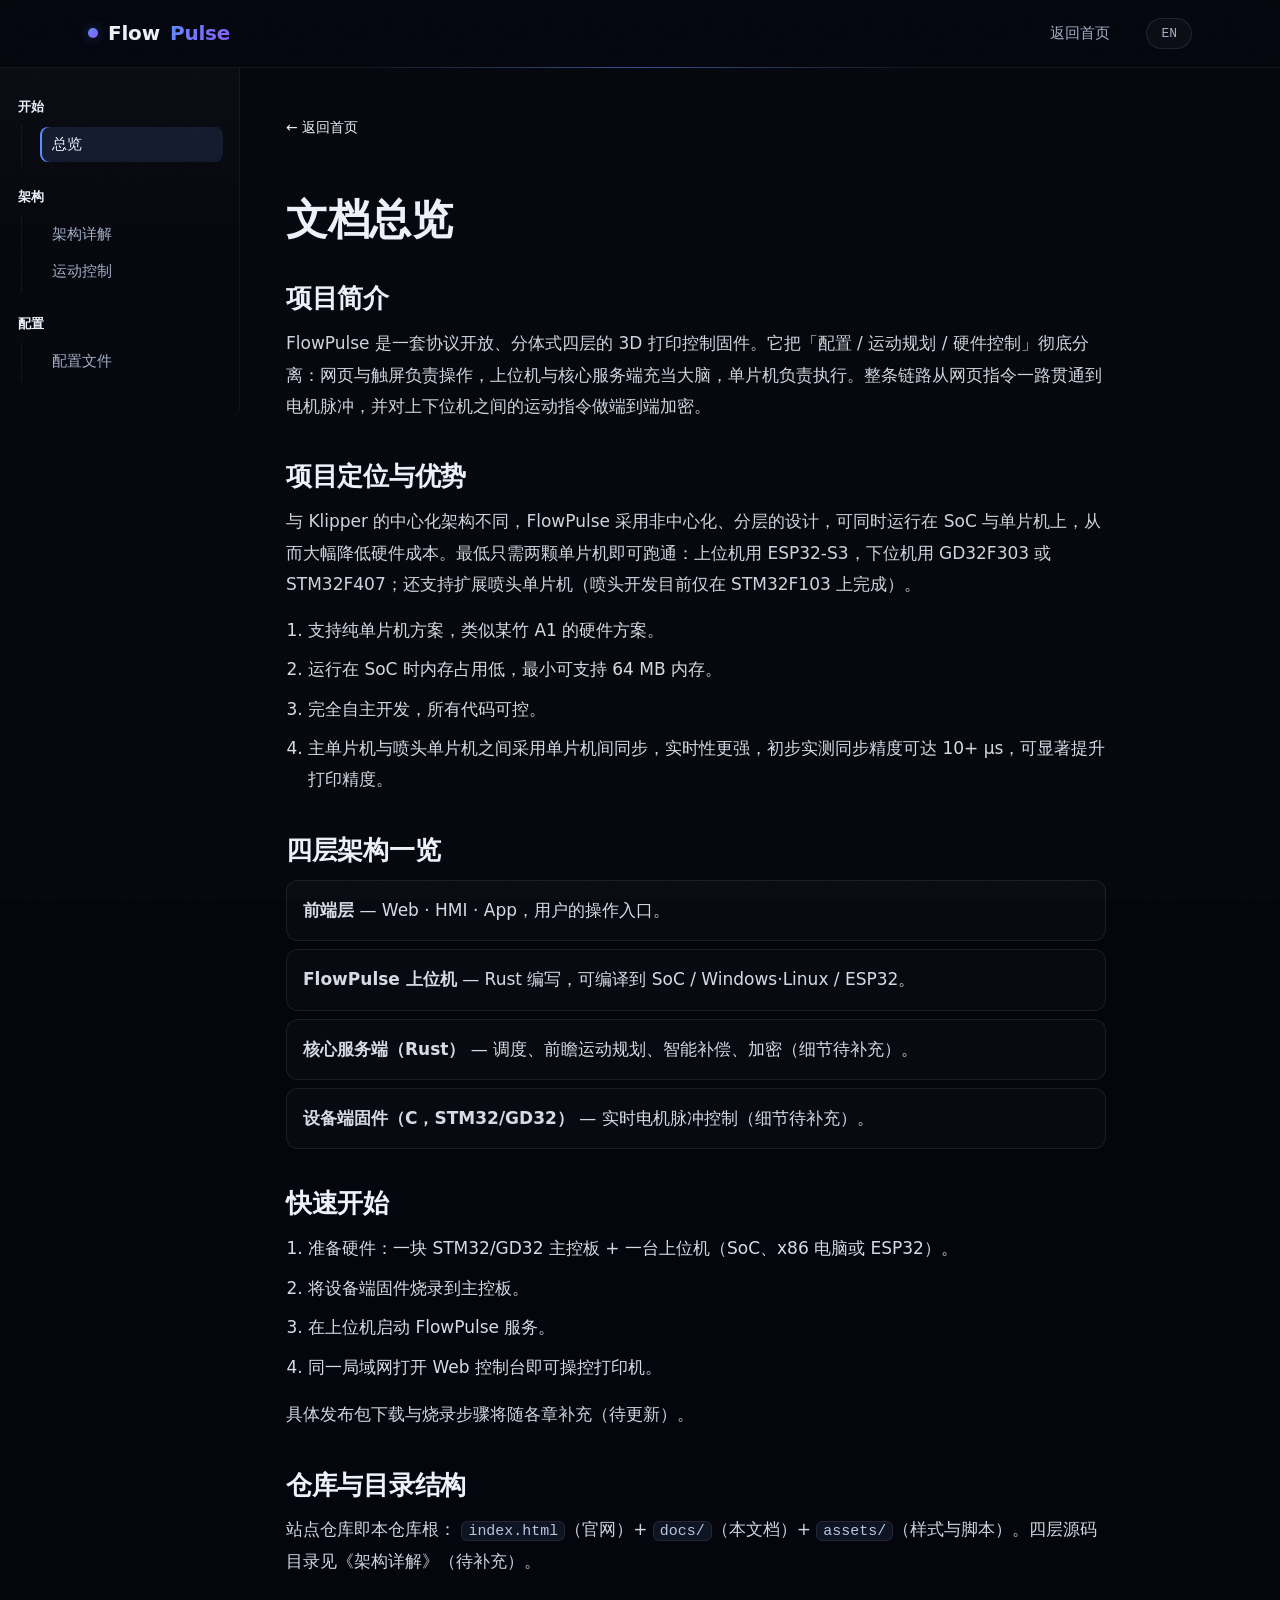
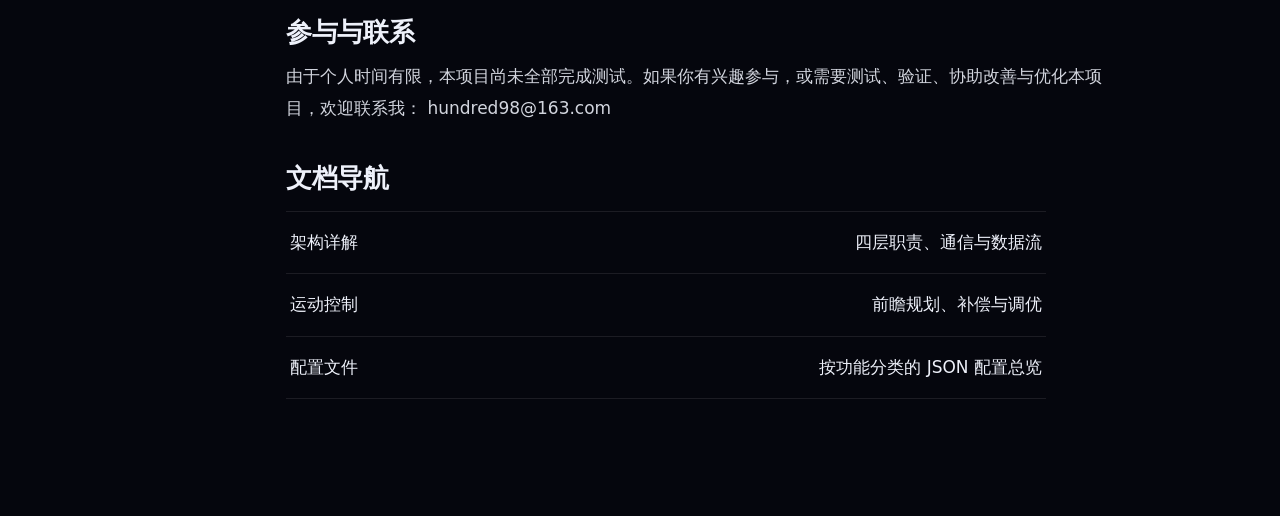
<file: docs/index.html>
<!DOCTYPE html>
<html lang="zh">
<head>
<meta charset="UTF-8">
<meta name="viewport" content="width=device-width, initial-scale=1.0">
<title>FlowPulse — 文档总览 · Docs Overview</title>
<link rel="stylesheet" href="../assets/css/style.css?v=20260913a">
</head>
<body>
<nav class="nav">
  <div class="container">
    <a class="brand" href="../index.html"><span class="dot"></span>Flow<b>Pulse</b></a>
    <a href="../index.html" class="nav-home"><span class="zh">返回首页</span><span class="en">Home</span></a>
    <button class="lang-toggle">EN</button>
  </div>
</nav>
<div class="docs-shell">
  <aside class="docs-side">
    <nav class="side-tree">
      <div class="tree-group">
        <p class="tree-label"><span class="zh">开始</span> <span class="en">Start</span></p>
        <div class="tree-children">
          <a href="index.html" class="active"><span class="zh">总览</span><span class="en">Overview</span></a>
        </div>
      </div>
      <div class="tree-group">
        <p class="tree-label"><span class="zh">架构</span> <span class="en">Architecture</span></p>
        <div class="tree-children">
          <a href="architecture.html"><span class="zh">架构详解</span><span class="en">Architecture</span></a>
          <a href="motion.html"><span class="zh">运动控制</span><span class="en">Motion</span></a>
        </div>
      </div>
      <div class="tree-group">
        <p class="tree-label"><span class="zh">配置</span> <span class="en">Config</span></p>
        <div class="tree-children">
          <a href="config.html"><span class="zh">配置文件</span><span class="en">Config</span></a>
        </div>
      </div>
    </nav>
  </aside>
  <main class="docs-main">
    <section class="doc-page">
      <div class="container">
    <a class="doc-back" href="../index.html">← <span class="zh">返回首页</span><span class="en">Back</span></a>
    <h1><span class="zh">文档总览</span><span class="en">Documentation Overview</span></h1>

    <h2><span class="zh">项目简介</span><span class="en">Introduction</span></h2>
    <p><span class="zh">FlowPulse 是一套协议开放、分体式四层的 3D 打印控制固件。它把「配置 / 运动规划 / 硬件控制」彻底分离：网页与触屏负责操作，上位机与核心服务端充当大脑，单片机负责执行。整条链路从网页指令一路贯通到电机脉冲，并对上下位机之间的运动指令做端到端加密。</span><span class="en">FlowPulse is an openly-protocoled, decoupled four-tier 3D printer control firmware. It cleanly separates configuration, motion planning and hardware control: web &amp; touch handle operation, the host and core server act as the brain, and the MCU executes. The chain runs end-to-end from a web command down to motor pulses, with motion commands end-to-end encrypted between host and MCU.</span></p>

    <h2><span class="zh">项目定位与优势</span><span class="en">Positioning &amp; Advantages</span></h2>
    <p><span class="zh">与 Klipper 的中心化架构不同，FlowPulse 采用非中心化、分层的设计，可同时运行在 SoC 与单片机上，从而大幅降低硬件成本。最低只需两颗单片机即可跑通：上位机用 ESP32-S3，下位机用 GD32F303 或 STM32F407；还支持扩展喷头单片机（喷头开发目前仅在 STM32F103 上完成）。</span><span class="en">Unlike Klipper's centralized design, FlowPulse is decentralized and layered, running on both SoC and MCU — which sharply lowers hardware cost. A minimal setup needs just two MCUs: an ESP32-S3 host and a GD32F303 or STM32F407 device; a toolhead MCU is also supported (toolhead work is done so far only on STM32F103).</span></p>
    <ol>
      <li><span class="zh">支持纯单片机方案，类似某竹 A1 的硬件方案。</span><span class="en">Pure-MCU path, comparable to the Bambu A1 hardware approach.</span></li>
      <li><span class="zh">运行在 SoC 时内存占用低，最小可支持 64 MB 内存。</span><span class="en">On SoC it stays light — runs on as little as 64 MB RAM.</span></li>
      <li><span class="zh">完全自主开发，所有代码可控。</span><span class="en">Fully self-developed; all code is under your control.</span></li>
      <li><span class="zh">主单片机与喷头单片机之间采用单片机间同步，实时性更强，初步实测同步精度可达 10+ μs，可显著提升打印精度。</span><span class="en">The main and toolhead MCUs sync via inter-MCU synchronization for tighter real-time response — early measurements show sync precision around 10+ μs, markedly improving print accuracy.</span></li>
    </ol>

    <h2><span class="zh">四层架构一览</span><span class="en">Four Tiers at a Glance</span></h2>
    <ul class="tiers">
      <li><b><span class="zh">前端层</span><span class="en">Frontend</span></b> — <span class="zh">Web · HMI · App，用户的操作入口。</span><span class="en">Web · HMI · App — the operator's entry points.</span></li>
      <li><b>FlowPulse <span class="zh">上位机</span><span class="en">Host</span></b> — <span class="zh">Rust 编写，可编译到 SoC / Windows·Linux / ESP32。</span><span class="en">Written in Rust, compiles to SoC / Windows·Linux / ESP32.</span></li>
      <li><b><span class="zh">核心服务端（Rust）</span><span class="en">Core Server (Rust)</span></b> — <span class="zh">调度、前瞻运动规划、智能补偿、加密（细节待补充）。</span><span class="en">Scheduling, look-ahead planning, smart compensation, encryption (details TODO).</span></li>
      <li><b><span class="zh">设备端固件（C，STM32/GD32）</span><span class="en">Device Firmware (C, STM32/GD32)</span></b> — <span class="zh">实时电机脉冲控制（细节待补充）。</span><span class="en">Real-time motor pulse control (details TODO).</span></li>
    </ul>

    <h2><span class="zh">快速开始</span><span class="en">Quick Start</span></h2>
    <ol>
      <li><span class="zh">准备硬件：一块 STM32/GD32 主控板 + 一台上位机（SoC、x86 电脑或 ESP32）。</span><span class="en">Prepare hardware: an STM32/GD32 control board plus a host (SoC, x86 PC or ESP32).</span></li>
      <li><span class="zh">将设备端固件烧录到主控板。</span><span class="en">Flash the device firmware onto the control board.</span></li>
      <li><span class="zh">在上位机启动 FlowPulse 服务。</span><span class="en">Start the FlowPulse service on the host.</span></li>
      <li><span class="zh">同一局域网打开 Web 控制台即可操控打印机。</span><span class="en">Open the web console on the same LAN to control the printer.</span></li>
    </ol>
    <p><span class="zh">具体发布包下载与烧录步骤将随各章补充（待更新）。</span><span class="en">Exact release packages and flashing steps will be added per chapter (TODO).</span></p>

    <h2><span class="zh">仓库与目录结构</span><span class="en">Repository Layout</span></h2>
    <p><span class="zh">站点仓库即本仓库根：</span><span class="en">The site repo is this repo root:</span> <code>index.html</code><span class="zh">（官网）+ </span><span class="en">(website) + </span><code>docs/</code><span class="zh">（本文档）+ </span><span class="en">(this docs) + </span><code>assets/</code><span class="zh">（样式与脚本）。四层源码目录见《架构详解》（待补充）。</span><span class="en">(styles &amp; scripts). Source layout for the four tiers is in Architecture (TODO).</span></p>

    <h2><span class="zh">参与与联系</span><span class="en">Get Involved</span></h2>
    <p><span class="zh">由于个人时间有限，本项目尚未全部完成测试。如果你有兴趣参与，或需要测试、验证、协助改善与优化本项目，欢迎联系我：</span><span class="en">Due to limited personal time, not everything is tested yet. If you'd like to join, or need testing, validation, or help improving and optimizing the project, feel free to reach out:</span> <a href="mailto:hundred98@163.com">hundred98@163.com</a></p>

    <h2><span class="zh">文档导航</span><span class="en">Chapters</span></h2>
    <ul class="doc-list">
      <li><a href="architecture.html"><span class="zh">架构详解</span><span class="en">Architecture</span></a><span class="zh">四层职责、通信与数据流</span><span class="en">Tier roles, comms &amp; data flow</span></li>
      <li><a href="motion.html"><span class="zh">运动控制</span><span class="en">Motion</span></a><span class="zh">前瞻规划、补偿与调优</span><span class="en">Look-ahead, compensation &amp; tuning</span></li>
      <li><a href="config.html"><span class="zh">配置文件</span><span class="en">Config</span></a><span class="zh">按功能分类的 JSON 配置总览</span><span class="en">JSON config overview, grouped by function</span></li>
    </ul>
  </div>
  </section>
  </main>
</div>
<script src="../assets/js/main.js"></script>
</body>
</html>
</file>
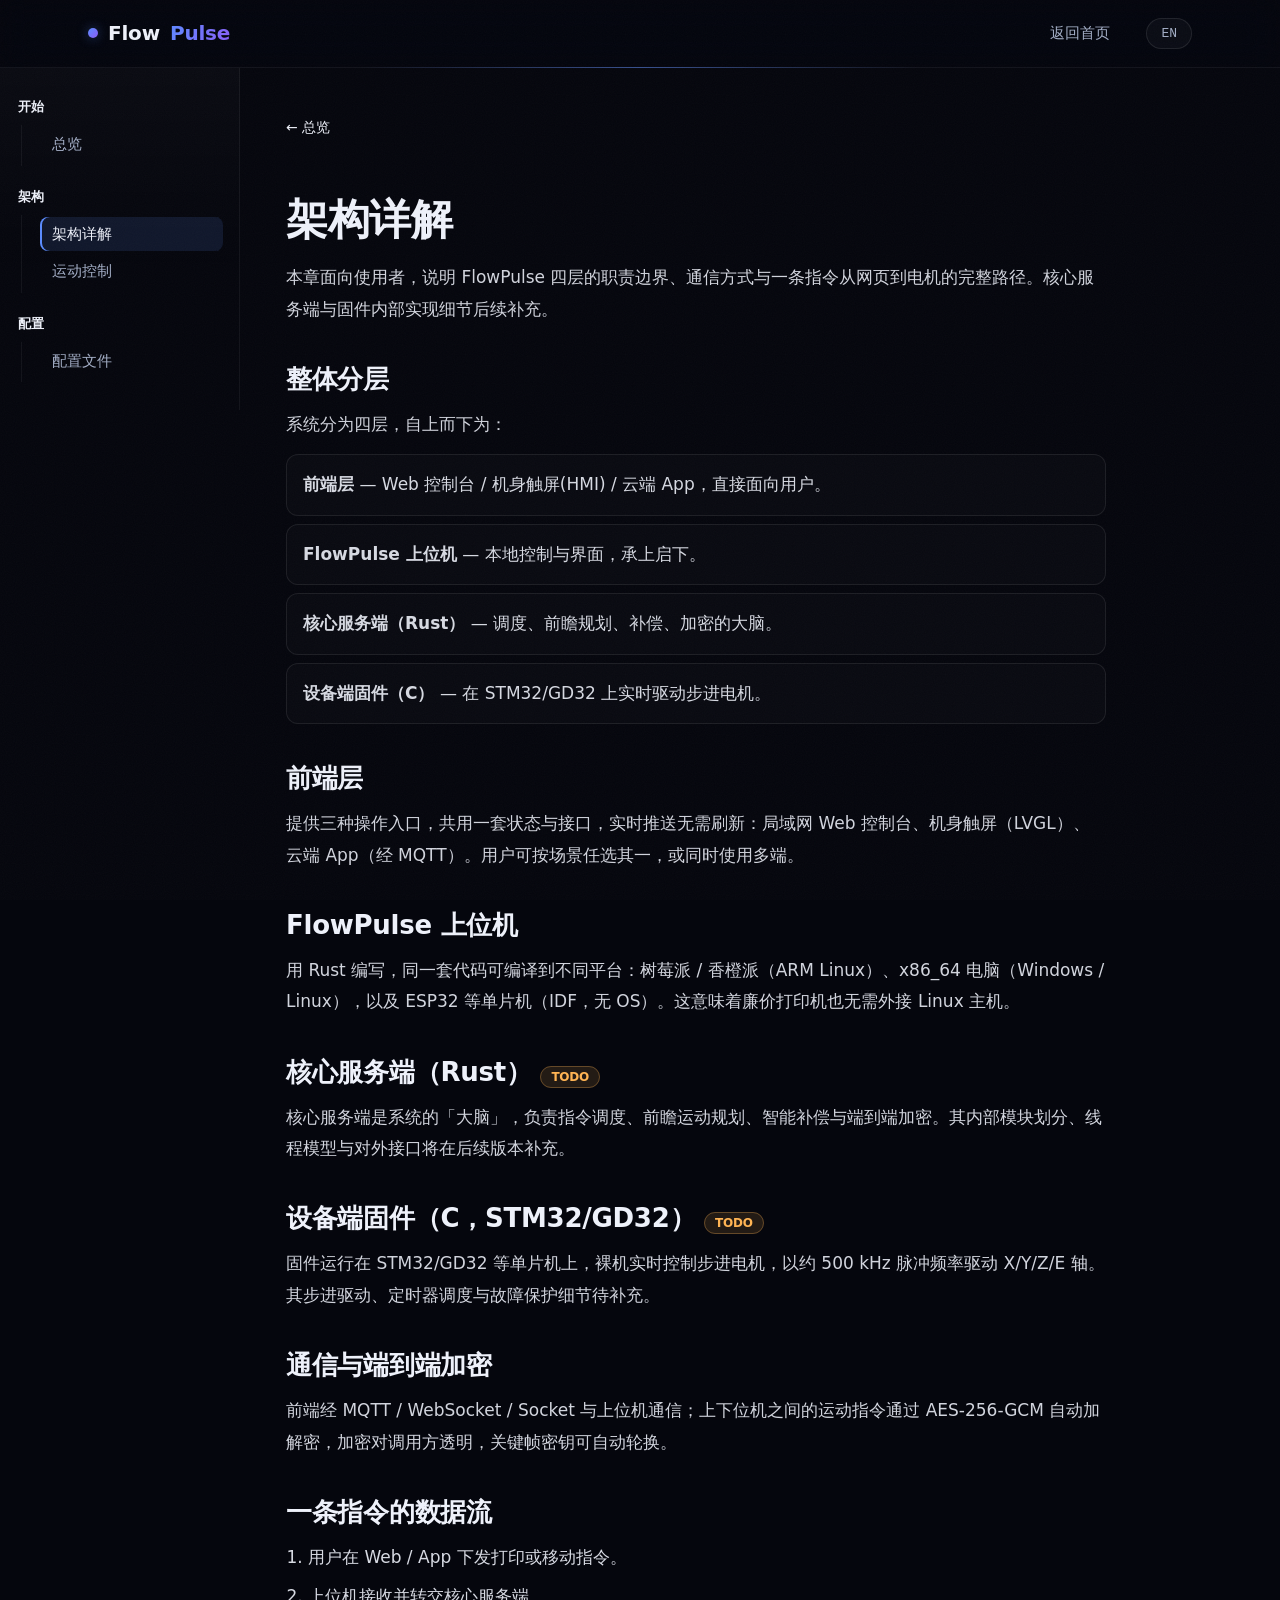
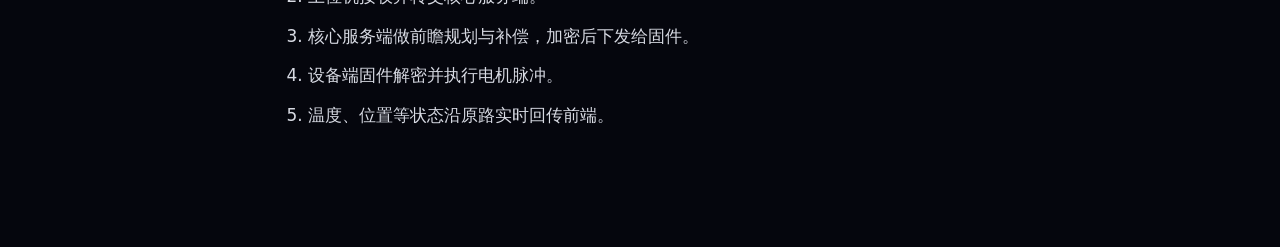
<file: docs/architecture.html>
<!DOCTYPE html>
<html lang="zh">
<head>
<meta charset="UTF-8">
<meta name="viewport" content="width=device-width, initial-scale=1.0">
<title>FlowPulse — 架构详解 · Architecture</title>
<link rel="stylesheet" href="../assets/css/style.css?v=20260913a">
</head>
<body>
<nav class="nav">
  <div class="container">
    <a class="brand" href="../index.html"><span class="dot"></span>Flow<b>Pulse</b></a>
    <a href="../index.html" class="nav-home"><span class="zh">返回首页</span><span class="en">Home</span></a>
    <button class="lang-toggle">EN</button>
  </div>
</nav>
<div class="docs-shell">
  <aside class="docs-side">
    <nav class="side-tree">
      <div class="tree-group">
        <p class="tree-label"><span class="zh">开始</span> <span class="en">Start</span></p>
        <div class="tree-children">
          <a href="index.html"><span class="zh">总览</span><span class="en">Overview</span></a>
        </div>
      </div>
      <div class="tree-group">
        <p class="tree-label"><span class="zh">架构</span> <span class="en">Architecture</span></p>
        <div class="tree-children">
          <a href="architecture.html" class="active"><span class="zh">架构详解</span><span class="en">Architecture</span></a>
          <a href="motion.html"><span class="zh">运动控制</span><span class="en">Motion</span></a>
        </div>
      </div>
      <div class="tree-group">
        <p class="tree-label"><span class="zh">配置</span> <span class="en">Config</span></p>
        <div class="tree-children">
          <a href="config.html"><span class="zh">配置文件</span><span class="en">Config</span></a>
        </div>
      </div>
    </nav>
  </aside>
  <main class="docs-main">
    <section class="doc-page">
      <div class="container">
    <a class="doc-back" href="index.html">← <span class="zh">总览</span><span class="en">Overview</span></a>
    <h1><span class="zh">架构详解</span><span class="en">Architecture</span></h1>
    <p class="doc-lead"><span class="zh">本章面向使用者，说明 FlowPulse 四层的职责边界、通信方式与一条指令从网页到电机的完整路径。核心服务端与固件内部实现细节后续补充。</span><span class="en">A user-facing walkthrough of the four tiers' responsibilities, how they talk, and the full path of one command from web to motor. Internal details of the core server and firmware come later.</span></p>

    <h2><span class="zh">整体分层</span><span class="en">Overall Tiers</span></h2>
    <p><span class="zh">系统分为四层，自上而下为：</span><span class="en">The system splits into four tiers, top to bottom:</span></p>
    <ul class="tiers">
      <li><b><span class="zh">前端层</span><span class="en">Frontend</span></b> — <span class="zh">Web 控制台 / 机身触屏(HMI) / 云端 App，直接面向用户。</span><span class="en">Web console / onboard touch HMI / cloud app — directly facing the user.</span></li>
      <li><b>FlowPulse <span class="zh">上位机</span><span class="en">Host</span></b> — <span class="zh">本地控制与界面，承上启下。</span><span class="en">Local control &amp; UI, bridging frontend and brain.</span></li>
      <li><b><span class="zh">核心服务端（Rust）</span><span class="en">Core Server (Rust)</span></b> — <span class="zh">调度、前瞻规划、补偿、加密的大脑。</span><span class="en">The brain: scheduling, look-ahead, compensation, encryption.</span></li>
      <li><b><span class="zh">设备端固件（C）</span><span class="en">Device Firmware (C)</span></b> — <span class="zh">在 STM32/GD32 上实时驱动步进电机。</span><span class="en">Drives steppers in real time on STM32/GD32.</span></li>
    </ul>

    <h2><span class="zh">前端层</span><span class="en">Frontend Tier</span></h2>
    <p><span class="zh">提供三种操作入口，共用一套状态与接口，实时推送无需刷新：局域网 Web 控制台、机身触屏（LVGL）、云端 App（经 MQTT）。用户可按场景任选其一，或同时使用多端。</span><span class="en">Three entry points share one state model with live push — no refresh needed: the LAN web console, the onboard touch HMI (LVGL) and the cloud app (over MQTT). Use any one, or several at once.</span></p>

    <h2>FlowPulse <span class="zh">上位机</span><span class="en">Host</span></h2>
    <p><span class="zh">用 Rust 编写，同一套代码可编译到不同平台：树莓派 / 香橙派（ARM Linux）、x86_64 电脑（Windows / Linux），以及 ESP32 等单片机（IDF，无 OS）。这意味着廉价打印机也无需外接 Linux 主机。</span><span class="en">Written in Rust, one codebase compiles to many targets: Raspberry Pi / Orange Pi (ARM Linux), x86_64 desktops (Windows / Linux), and even MCUs like ESP32 (IDF, no OS). Cheap printers need no external Linux host.</span></p>

    <h2><span class="zh">核心服务端（Rust）</span><span class="en">Core Server (Rust)</span> <span class="badge-tbd">TODO</span></h2>
    <p><span class="zh">核心服务端是系统的「大脑」，负责指令调度、前瞻运动规划、智能补偿与端到端加密。其内部模块划分、线程模型与对外接口将在后续版本补充。</span><span class="en">The core server is the system's "brain" — command scheduling, look-ahead motion planning, smart compensation and end-to-end encryption. Its internal modules, threading model and public interfaces will be documented in a later revision.</span></p>

    <h2><span class="zh">设备端固件（C，STM32/GD32）</span><span class="en">Device Firmware (C, STM32/GD32)</span> <span class="badge-tbd">TODO</span></h2>
    <p><span class="zh">固件运行在 STM32/GD32 等单片机上，裸机实时控制步进电机，以约 500 kHz 脉冲频率驱动 X/Y/Z/E 轴。其步进驱动、定时器调度与故障保护细节待补充。</span><span class="en">The firmware runs bare-metal on STM32/GD32 MCUs, driving X/Y/Z/E steppers in real time at ~500 kHz step frequency. Stepper drivers, timer scheduling and fault protection are TODO.</span></p>

    <h2><span class="zh">通信与端到端加密</span><span class="en">Comms &amp; End-to-End Encryption</span></h2>
    <p><span class="zh">前端经 MQTT / WebSocket / Socket 与上位机通信；上下位机之间的运动指令通过 AES-256-GCM 自动加解密，加密对调用方透明，关键帧密钥可自动轮换。</span><span class="en">The frontend talks to the host over MQTT / WebSocket / Socket; motion commands between host and MCU are auto-encrypted with AES-256-GCM — transparent to callers, with auto key rotation.</span></p>

    <h2><span class="zh">一条指令的数据流</span><span class="en">Command Data Flow</span></h2>
    <ol>
      <li><span class="zh">用户在 Web / App 下发打印或移动指令。</span><span class="en">The user issues a print or move command from web / app.</span></li>
      <li><span class="zh">上位机接收并转交核心服务端。</span><span class="en">The host receives it and hands off to the core server.</span></li>
      <li><span class="zh">核心服务端做前瞻规划与补偿，加密后下发给固件。</span><span class="en">The core server plans &amp; compensates, then encrypts and sends to firmware.</span></li>
      <li><span class="zh">设备端固件解密并执行电机脉冲。</span><span class="en">The firmware decrypts and drives the motor pulses.</span></li>
      <li><span class="zh">温度、位置等状态沿原路实时回传前端。</span><span class="en">Temperature, position and other status stream back to the frontend in real time.</span></li>
    </ol>
  </div>
  </section>
  </main>
</div>
<script src="../assets/js/main.js"></script>
</body>
</html>
</file>
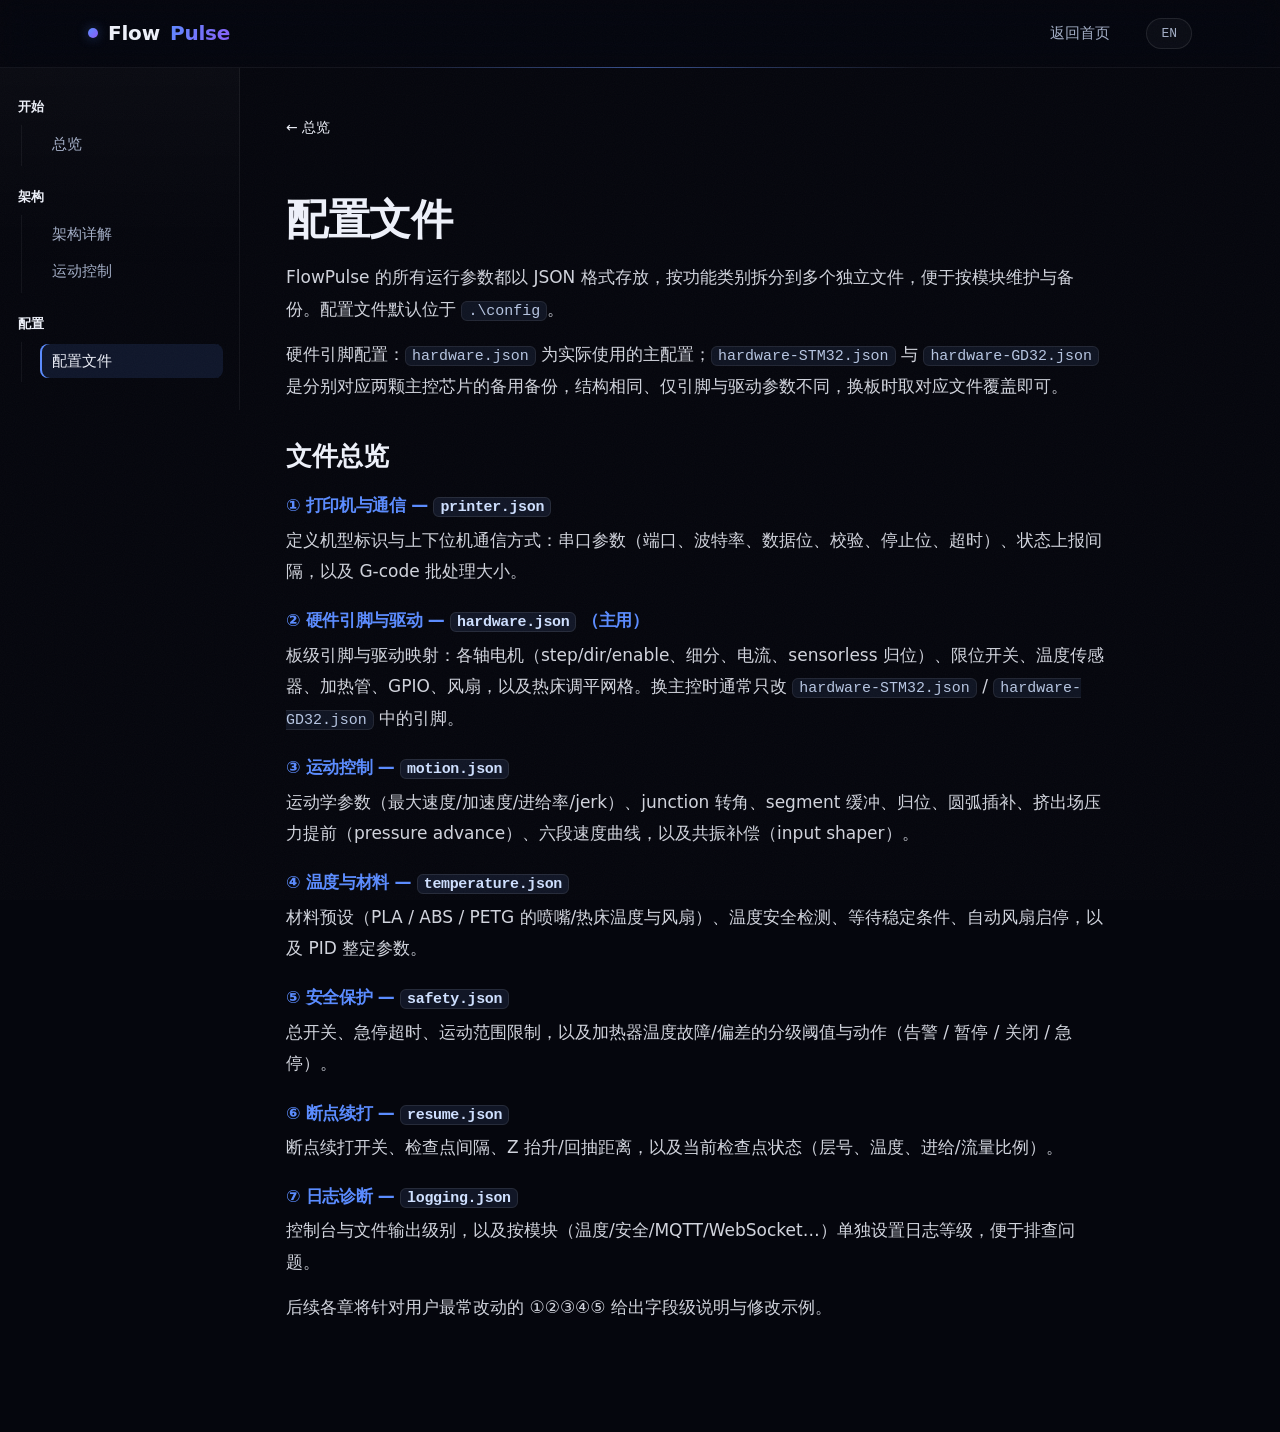
<file: docs/config.html>
<!DOCTYPE html>
<html lang="zh">
<head>
<meta charset="UTF-8">
<meta name="viewport" content="width=device-width, initial-scale=1.0">
<title>FlowPulse — 配置文件 · Configuration</title>
<link rel="stylesheet" href="../assets/css/style.css?v=20260913a">
</head>
<body>
<nav class="nav">
  <div class="container">
    <a class="brand" href="../index.html"><span class="dot"></span>Flow<b>Pulse</b></a>
    <a href="../index.html" class="nav-home"><span class="zh">返回首页</span><span class="en">Home</span></a>
    <button class="lang-toggle">EN</button>
  </div>
</nav>
<div class="docs-shell">
  <aside class="docs-side">
    <nav class="side-tree">
      <div class="tree-group">
        <p class="tree-label"><span class="zh">开始</span> <span class="en">Start</span></p>
        <div class="tree-children">
          <a href="index.html"><span class="zh">总览</span><span class="en">Overview</span></a>
        </div>
      </div>
      <div class="tree-group">
        <p class="tree-label"><span class="zh">架构</span> <span class="en">Architecture</span></p>
        <div class="tree-children">
          <a href="architecture.html"><span class="zh">架构详解</span><span class="en">Architecture</span></a>
          <a href="motion.html"><span class="zh">运动控制</span><span class="en">Motion</span></a>
        </div>
      </div>
      <div class="tree-group">
        <p class="tree-label"><span class="zh">配置</span> <span class="en">Config</span></p>
        <div class="tree-children">
          <a href="config.html" class="active"><span class="zh">配置文件</span><span class="en">Config</span></a>
        </div>
      </div>
    </nav>
  </aside>
  <main class="docs-main">
    <section class="doc-page">
      <div class="container">
    <a class="doc-back" href="index.html">← <span class="zh">总览</span><span class="en">Overview</span></a>
    <h1><span class="zh">配置文件</span><span class="en">Configuration Files</span></h1>
    <p class="doc-lead"><span class="zh">FlowPulse 的所有运行参数都以 JSON 格式存放，按功能类别拆分到多个独立文件，便于按模块维护与备份。配置文件默认位于 </span><span class="en">All FlowPulse runtime parameters are stored as JSON, split by function into separate files for easy per-module maintenance and backup. Config files live under </span><code>.\config</code><span class="zh">。</span><span class="en">.</span></p>

    <p><span class="zh">硬件引脚配置：<code>hardware.json</code> 为实际使用的主配置；<code>hardware-STM32.json</code> 与 <code>hardware-GD32.json</code> 是分别对应两颗主控芯片的备用备份，结构相同、仅引脚与驱动参数不同，换板时取对应文件覆盖即可。</span><span class="en">The hardware pin mapping: <code>hardware.json</code> is the active config in use; <code>hardware-STM32.json</code> and <code>hardware-GD32.json</code> are backup variants for the two MCUs — same schema, only pins and driver params differ, swap in the matching file when changing boards.</span></p>

    <h2><span class="zh">文件总览</span><span class="en">File Overview</span></h2>

    <h3><span class="zh">① 打印机与通信</span><span class="en">① Printer &amp; Communication</span> — <code>printer.json</code></h3>
    <p><span class="zh">定义机型标识与上下位机通信方式：串口参数（端口、波特率、数据位、校验、停止位、超时）、状态上报间隔，以及 G-code 批处理大小。</span><span class="en">Printer model id and host↔device communication: serial params (port, baud rate, data bits, parity, stop bits, timeout), status-report interval, and G-code batch size.</span></p>

    <h3><span class="zh">② 硬件引脚与驱动</span><span class="en">② Hardware Pins &amp; Drivers</span> — <code>hardware.json</code> <span class="zh">（主用）</span><span class="en">(active)</span></h3>
    <p><span class="zh">板级引脚与驱动映射：各轴电机（step/dir/enable、细分、电流、sensorless 归位）、限位开关、温度传感器、加热管、GPIO、风扇，以及热床调平网格。换主控时通常只改 <code>hardware-STM32.json</code> / <code>hardware-GD32.json</code> 中的引脚。</span><span class="en">Board-level pin and driver mapping: per-axis motors (step/dir/enable, microsteps, current, sensorless homing), limit switches, temperature sensors, heaters, GPIO, fans, and the bed-leveling mesh. When changing the MCU you usually only edit the pins in <code>hardware-STM32.json</code> / <code>hardware-GD32.json</code>.</span></p>

    <h3><span class="zh">③ 运动控制</span><span class="en">③ Motion Control</span> — <code>motion.json</code></h3>
    <p><span class="zh">运动学参数（最大速度/加速度/进给率/jerk）、junction 转角、segment 缓冲、归位、圆弧插补、挤出场压力提前（pressure advance）、六段速度曲线，以及共振补偿（input shaper）。</span><span class="en">Kinematics (max velocity/accel/feed-rate/jerk), junction deviation, segment buffering, homing, arc interpolation, extruder pressure advance, the six-point velocity profile, and resonance compensation (input shaper).</span></p>

    <h3><span class="zh">④ 温度与材料</span><span class="en">④ Temperature &amp; Materials</span> — <code>temperature.json</code></h3>
    <p><span class="zh">材料预设（PLA / ABS / PETG 的喷嘴/热床温度与风扇）、温度安全检测、等待稳定条件、自动风扇启停，以及 PID 整定参数。</span><span class="en">Material presets (PLA / ABS / PETG hotend/bed temps and fan), temperature safety checks, settle-wait conditions, auto-fan on/off, and PID tuning parameters.</span></p>

    <h3><span class="zh">⑤ 安全保护</span><span class="en">⑤ Safety</span> — <code>safety.json</code></h3>
    <p><span class="zh">总开关、急停超时、运动范围限制，以及加热器温度故障/偏差的分级阈值与动作（告警 / 暂停 / 关闭 / 急停）。</span><span class="en">Master switch, emergency-stop timeout, motion range limits, and graded heater temperature-fault / deviation thresholds with actions (warn / pause / turn-off / emergency-stop).</span></p>

    <h3><span class="zh">⑥ 断点续打</span><span class="en">⑥ Resume / Checkpoint</span> — <code>resume.json</code></h3>
    <p><span class="zh">断点续打开关、检查点间隔、Z 抬升/回抽距离，以及当前检查点状态（层号、温度、进给/流量比例）。</span><span class="en">Resume on/off, checkpoint interval, Z-hop and retract distances, and the current checkpoint state (layer, temps, feed/flow ratios).</span></p>

    <h3><span class="zh">⑦ 日志诊断</span><span class="en">⑦ Logging &amp; Diagnostics</span> — <code>logging.json</code></h3>
    <p><span class="zh">控制台与文件输出级别，以及按模块（温度/安全/MQTT/WebSocket…）单独设置日志等级，便于排查问题。</span><span class="en">Console and file output levels, plus per-module log levels (temperature / safety / MQTT / WebSocket …) for easier troubleshooting.</span></p>

    <p><span class="zh">后续各章将针对用户最常改动的 ①②③④⑤ 给出字段级说明与修改示例。</span><span class="en">Later chapters will give field-level details and edit examples for the most-edited files ①②③④⑤.</span></p>
  </div>
  </section>
  </main>
</div>
<script src="../assets/js/main.js"></script>
</body>
</html>
</file>
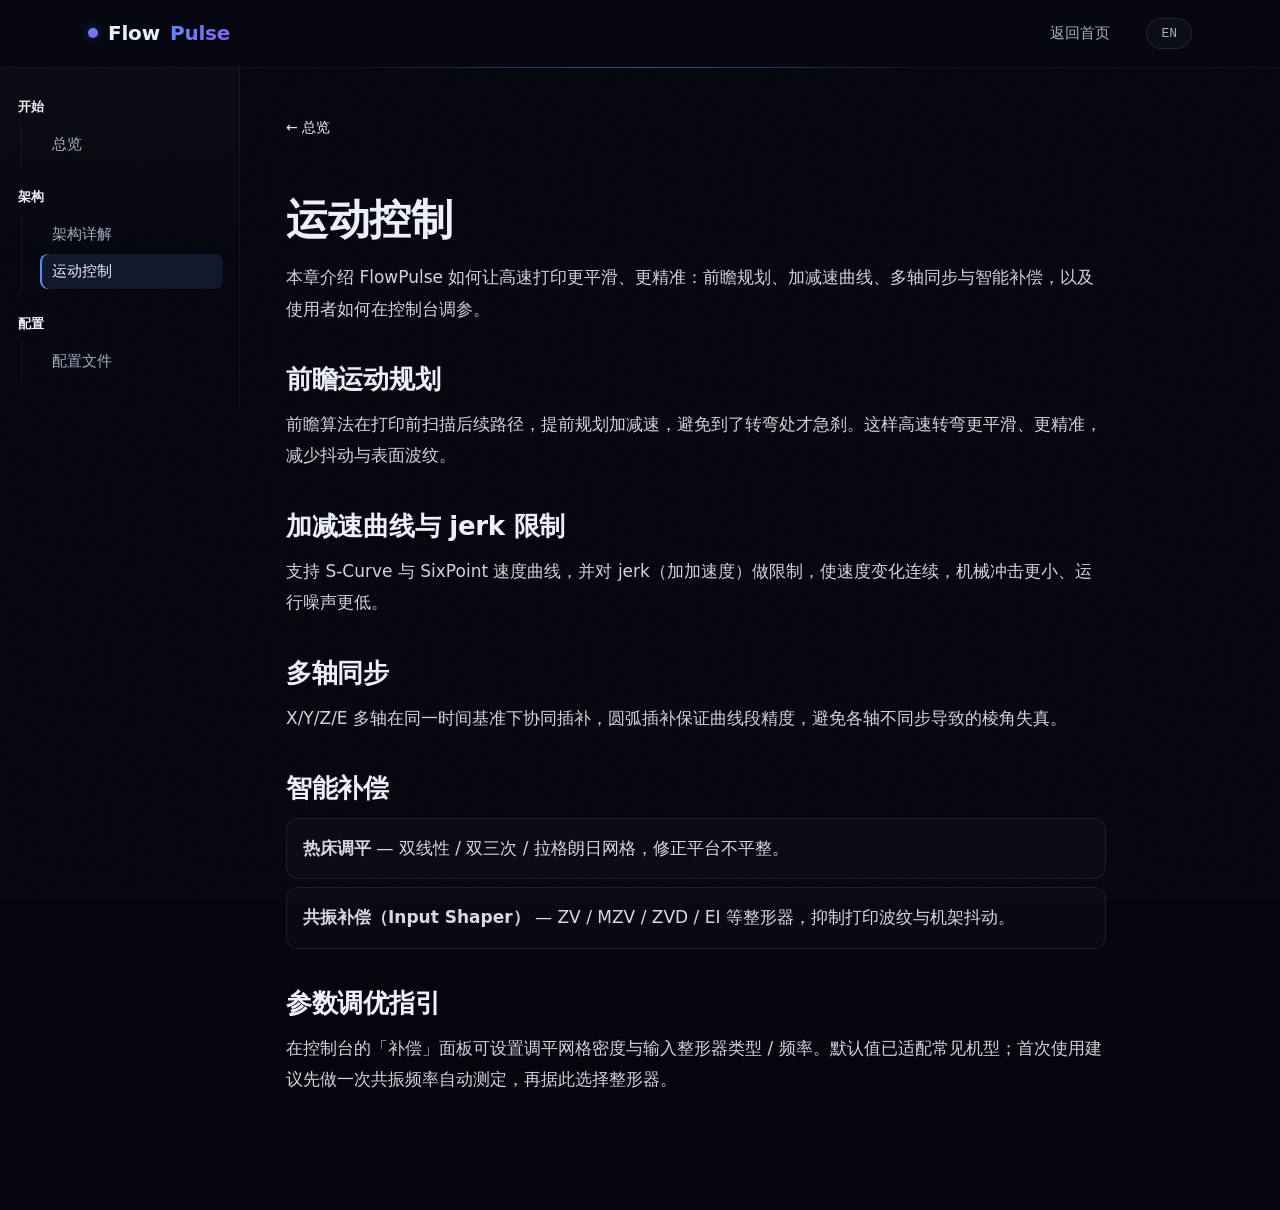
<file: docs/motion.html>
<!DOCTYPE html>
<html lang="zh">
<head>
<meta charset="UTF-8">
<meta name="viewport" content="width=device-width, initial-scale=1.0">
<title>FlowPulse — 运动控制 · Motion</title>
<link rel="stylesheet" href="../assets/css/style.css?v=20260913a">
</head>
<body>
<nav class="nav">
  <div class="container">
    <a class="brand" href="../index.html"><span class="dot"></span>Flow<b>Pulse</b></a>
    <a href="../index.html" class="nav-home"><span class="zh">返回首页</span><span class="en">Home</span></a>
    <button class="lang-toggle">EN</button>
  </div>
</nav>
<div class="docs-shell">
  <aside class="docs-side">
    <nav class="side-tree">
      <div class="tree-group">
        <p class="tree-label"><span class="zh">开始</span> <span class="en">Start</span></p>
        <div class="tree-children">
          <a href="index.html"><span class="zh">总览</span><span class="en">Overview</span></a>
        </div>
      </div>
      <div class="tree-group">
        <p class="tree-label"><span class="zh">架构</span> <span class="en">Architecture</span></p>
        <div class="tree-children">
          <a href="architecture.html"><span class="zh">架构详解</span><span class="en">Architecture</span></a>
          <a href="motion.html" class="active"><span class="zh">运动控制</span><span class="en">Motion</span></a>
        </div>
      </div>
      <div class="tree-group">
        <p class="tree-label"><span class="zh">配置</span> <span class="en">Config</span></p>
        <div class="tree-children">
          <a href="config.html"><span class="zh">配置文件</span><span class="en">Config</span></a>
        </div>
      </div>
    </nav>
  </aside>
  <main class="docs-main">
    <section class="doc-page">
      <div class="container">
    <a class="doc-back" href="index.html">← <span class="zh">总览</span><span class="en">Overview</span></a>
    <h1><span class="zh">运动控制</span><span class="en">Motion Control</span></h1>
    <p class="doc-lead"><span class="zh">本章介绍 FlowPulse 如何让高速打印更平滑、更精准：前瞻规划、加减速曲线、多轴同步与智能补偿，以及使用者如何在控制台调参。</span><span class="en">How FlowPulse keeps high-speed printing smooth and precise: look-ahead, velocity profiles, multi-axis sync, smart compensation, and where you tune them in the console.</span></p>

    <h2><span class="zh">前瞻运动规划</span><span class="en">Look-Ahead Planning</span></h2>
    <p><span class="zh">前瞻算法在打印前扫描后续路径，提前规划加减速，避免到了转弯处才急刹。这样高速转弯更平滑、更精准，减少抖动与表面波纹。</span><span class="en">Look-ahead scans upcoming paths before printing and plans acceleration in advance, so the printer doesn't slam the brakes at corners — smoother, sharper high-speed turns with less ringing.</span></p>

    <h2><span class="zh">加减速曲线与 jerk 限制</span><span class="en">Velocity Profiles &amp; Jerk Limit</span></h2>
    <p><span class="zh">支持 S-Curve 与 SixPoint 速度曲线，并对 jerk（加加速度）做限制，使速度变化连续，机械冲击更小、运行噪声更低。</span><span class="en">Supports S-Curve and SixPoint velocity profiles with jerk limiting, keeping acceleration continuous for gentler mechanical stress and lower noise.</span></p>

    <h2><span class="zh">多轴同步</span><span class="en">Multi-Axis Sync</span></h2>
    <p><span class="zh">X/Y/Z/E 多轴在同一时间基准下协同插补，圆弧插补保证曲线段精度，避免各轴不同步导致的棱角失真。</span><span class="en">X/Y/Z/E axes interpolate on a shared time base; arc interpolation keeps curved segments precise and avoids corner distortion from desync.</span></p>

    <h2><span class="zh">智能补偿</span><span class="en">Smart Compensation</span></h2>
    <ul class="tiers">
      <li><b><span class="zh">热床调平</span><span class="en">Bed Leveling</span></b> — <span class="zh">双线性 / 双三次 / 拉格朗日网格，修正平台不平整。</span><span class="en">Bilinear / bicubic / Lagrange mesh to correct an uneven bed.</span></li>
      <li><b><span class="zh">共振补偿（Input Shaper）</span><span class="en">Input Shaping</span></b> — <span class="zh">ZV / MZV / ZVD / EI 等整形器，抑制打印波纹与机架抖动。</span><span class="en">ZV / MZV / ZVD / EI shapers to kill ringing and frame wobble.</span></li>
    </ul>

    <h2><span class="zh">参数调优指引</span><span class="en">Tuning Guide</span></h2>
    <p><span class="zh">在控制台的「补偿」面板可设置调平网格密度与输入整形器类型 / 频率。默认值已适配常见机型；首次使用建议先做一次共振频率自动测定，再据此选择整形器。</span><span class="en">In the console's Compensation panel you set mesh density and the input-shaper type / frequency. Defaults fit common machines; on first run, run an auto resonance-frequency measurement, then pick a shaper from the result.</span></p>
  </div>
  </section>
  </main>
</div>
<script src="../assets/js/main.js"></script>
</body>
</html>
</file>
<file: assets/css/style.css>
/* ============================================================
   FlowPulse — Design System (Deep Space / Aurora Glass)
   ============================================================ */
:root {
  /* surfaces */
  --bg:        #05060d;
  --bg-2:      #0a0d18;
  --surface:   rgba(255,255,255,.032);
  --surface-2: rgba(255,255,255,.055);
  --border:    rgba(255,255,255,.09);
  --border-soft:rgba(255,255,255,.055);

  /* text */
  --text:      #eef1fa;
  --text-dim:  #a3aec6;
  --text-faint:#68738f;

  /* accents */
  --accent:    #5b8cff;   /* electric blue */
  --accent-2:  #8b5cf6;   /* violet        */
  --accent-soft: rgba(91,140,255,.12);
  --accent-glow: rgba(91,140,255,.40);
  --ok:        #34d399;
  --warn:      #f59e0b;
  --danger:    #f43f5e;

  /* shape */
  --radius:    16px;
  --radius-sm: 10px;
  --maxw:      1160px;
  --nav-h:     68px;

  /* fonts */
  --font-sans: "Inter", "Segoe UI Variable Display", system-ui, -apple-system, "PingFang SC", "Microsoft YaHei", sans-serif;
  --font-mono: "JetBrains Mono", "Cascadia Code", ui-monospace, "SFMono-Regular", Menlo, Consolas, monospace;
}

/* ---------- reset ---------- */
*,*::before,*::after { box-sizing: border-box; }
html { scroll-behavior: smooth; }
body {
  margin: 0;
  font-family: var(--font-sans);
  color: var(--text);
  background: var(--bg);
  font-size: 17px; line-height: 1.72;
  -webkit-font-smoothing: antialiased;
  overflow-x: hidden;
}
::selection { background: rgba(91,140,255,.35); color: #fff; }
::-webkit-scrollbar { width: 10px; height: 10px; }
::-webkit-scrollbar-track { background: var(--bg); }
::-webkit-scrollbar-thumb { background: #1c2337; border-radius: 8px; border: 2px solid var(--bg); }
::-webkit-scrollbar-thumb:hover { background: #2a3554; }
a { color: inherit; text-decoration: none; }
img { max-width: 100%; display: block; }
h1,h2,h3,h4 { line-height: 1.15; font-weight: 800; letter-spacing: -.02em; }

/* film-grain noise overlay */
body::after {
  content: ""; position: fixed; inset: 0; z-index: 90; pointer-events: none;
  opacity: .032;
  background-image: url("data:image/svg+xml,%3Csvg xmlns='http://www.w3.org/2000/svg' width='160' height='160'%3E%3Cfilter id='n'%3E%3CfeTurbulence type='fractalNoise' baseFrequency='0.9' numOctaves='2'/%3E%3C/filter%3E%3Crect width='100%25' height='100%25' filter='url(%23n)'/%3E%3C/svg%3E");
}

/* ---------- layout ---------- */
.container { width: 100%; max-width: var(--maxw); margin: 0 auto; padding: 0 28px; }
.section { padding: 118px 0; position: relative; }
.section--alt { background: linear-gradient(180deg, transparent, rgba(255,255,255,.018) 18%, rgba(255,255,255,.018) 82%, transparent); }
.section-head { max-width: 760px; margin: 0 auto 64px; text-align: center; }
.eyebrow {
  display: inline-flex; align-items: center; gap: 8px;
  font-family: var(--font-mono); font-size: 13px;
  letter-spacing: .16em; text-transform: uppercase; color: var(--accent);
  padding: 6px 14px; border-radius: 999px;
  background: rgba(91,140,255,.07);
  border: 1px solid rgba(91,140,255,.22);
  margin-bottom: 20px;
}
.eyebrow::before { content: ""; width: 5px; height: 5px; border-radius: 50%; background: var(--accent); box-shadow: 0 0 8px var(--accent-glow); }
.section-head h2 { font-size: clamp(32px, 4.4vw, 48px); margin: 0 0 18px; font-weight: 800; }
.section-head p { color: var(--text-dim); font-size: 18px; margin: 0; }

/* ---------- nav (floating glass) ---------- */
.nav {
  position: sticky; top: 0; z-index: 80; height: var(--nav-h);
  display: flex; align-items: center;
  background: rgba(5,6,13,.55);
  backdrop-filter: blur(18px) saturate(150%);
  -webkit-backdrop-filter: blur(18px) saturate(150%);
  border-bottom: 1px solid var(--border-soft);
}
.nav::after {
  content: ""; position: absolute; left: 50%; bottom: -1px; transform: translateX(-50%);
  width: min(560px, 60%); height: 1px;
  background: linear-gradient(90deg, transparent, rgba(91,140,255,.5), transparent);
}
.nav .container { display: flex; align-items: center; gap: 24px; }
.brand { display: flex; align-items: center; gap: 10px; font-weight: 800; font-size: 20px; letter-spacing: -.01em; white-space: nowrap; }
.brand .dot {
  width: 10px; height: 10px; border-radius: 50%;
  background: linear-gradient(135deg, var(--accent), var(--accent-2));
  box-shadow: 0 0 12px var(--accent-glow);
}
.brand b { background: linear-gradient(120deg, var(--accent), var(--accent-2)); -webkit-background-clip: text; background-clip: text; color: transparent; }
.nav-links { display: flex; gap: 4px; margin-left: auto; font-size: 14.5px; }
.nav-links a {
  color: var(--text-dim); padding: 7px 12px; border-radius: 8px; transition: .18s;
}
.nav-links a:hover { color: var(--text); background: var(--surface-2); }
.nav-home { margin-left: auto; color: var(--text-dim); font-size: 14.5px; padding: 7px 12px; border-radius: 8px; transition: .18s; }
.nav-home:hover { color: var(--text); background: var(--surface-2); }
.nav-actions { display: flex; align-items: center; gap: 12px; }
.lang-toggle {
  font-family: var(--font-mono); font-size: 13px; cursor: pointer;
  background: var(--surface); color: var(--text-dim);
  border: 1px solid var(--border); border-radius: 999px; padding: 7px 14px;
  transition: .18s;
}
.lang-toggle:hover { color: var(--text); border-color: rgba(91,140,255,.5); }
.nav-toggle { display: none; }

/* ---------- buttons ---------- */
.btn {
  display: inline-flex; align-items: center; gap: 8px; cursor: pointer;
  font-size: 15.5px; font-weight: 600; padding: 12px 24px; border-radius: 12px;
  border: 1px solid var(--border);
  background: var(--surface-2); color: var(--text);
  backdrop-filter: blur(8px);
  transition: .2s;
}
.btn:hover { border-color: rgba(91,140,255,.55); background: rgba(91,140,255,.08); transform: translateY(-1px); }
.btn-primary {
  background: linear-gradient(135deg, var(--accent) 0%, var(--accent-2) 100%);
  color: #fff; border: none;
  box-shadow: 0 0 0 1px rgba(255,255,255,.08) inset, 0 10px 30px -8px var(--accent-glow);
}
.btn-primary:hover { box-shadow: 0 0 0 1px rgba(255,255,255,.14) inset, 0 14px 38px -6px rgba(91,140,255,.55); transform: translateY(-1px); }

/* ---------- hero ---------- */
.hero {
  position: relative; padding: 128px 0 96px; overflow: hidden;
}
/* aurora orbs */
.orb { position: absolute; border-radius: 50%; filter: blur(90px); pointer-events: none; z-index: 0; will-change: transform; }
.orb-1 { width: 640px; height: 640px; left: 50%; top: -280px; transform: translateX(-72%);
  background: radial-gradient(circle, rgba(91,140,255,.24), transparent 65%); }
.orb-2 { width: 560px; height: 560px; left: 50%; top: -160px; transform: translateX(6%);
  background: radial-gradient(circle, rgba(139,92,246,.17), transparent 65%); }
.orb-3 { width: 480px; height: 480px; left: 4%; bottom: -220px;
  background: radial-gradient(circle, rgba(34,211,238,.07), transparent 65%); }
/* fading grid */
.hero-grid {
  position: absolute; inset: 0; z-index: 0; pointer-events: none;
  background-image:
    linear-gradient(rgba(255,255,255,.05) 1px, transparent 1px),
    linear-gradient(90deg, rgba(255,255,255,.05) 1px, transparent 1px);
  background-size: 56px 56px;
  -webkit-mask-image: radial-gradient(ellipse 75% 62% at 50% 8%, #000 30%, transparent 78%);
  mask-image: radial-gradient(ellipse 75% 62% at 50% 8%, #000 30%, transparent 78%);
}
/* world background — dotted globe */
.world {
  position: absolute; inset: 0; z-index: 1;
  display: flex; align-items: center; justify-content: center;
  pointer-events: none; overflow: hidden;
}
.globe {
  position: relative;
  width: min(720px, 92vw); aspect-ratio: 1 / 1; border-radius: 50%;
  opacity: .32; filter: drop-shadow(0 0 16px rgba(45,200,160,.08));
}
.globe svg { width: 100%; height: 100%; display: block; }
.spin-dots { animation: globe-spin 30s linear infinite; }
@keyframes globe-spin { from { transform: translateX(0); } to { transform: translateX(150px); } }
.net-arc { stroke-dasharray: 5 9; animation: arc-flow 2.4s linear infinite; }
@keyframes arc-flow { to { stroke-dashoffset: -28; } }
.hero .container { position: relative; z-index: 2; text-align: center; }

/* staggered entrance */
.hero .container > * { animation: heroIn .95s cubic-bezier(.2,.7,.2,1) both; }
.hero .container > *:nth-child(1) { animation-delay: .04s; }
.hero .container > *:nth-child(2) { animation-delay: .13s; }
.hero .container > *:nth-child(3) { animation-delay: .22s; }
.hero .container > *:nth-child(4) { animation-delay: .31s; }
.hero .container > *:nth-child(5) { animation-delay: .40s; }
.hero .container > *:nth-child(6) { animation-delay: .49s; }
.hero .container > *:nth-child(7) { animation-delay: .58s; }
.hero .container > *:nth-child(8) { animation-delay: .70s; }
@keyframes heroIn { from { opacity: 0; transform: translateY(24px); } to { opacity: 1; transform: none; } }

.hero-badge {
  display: inline-flex; align-items: center; gap: 10px;
  font-family: var(--font-mono); font-size: 13.5px; color: var(--text-dim);
  border: 1px solid var(--border); border-radius: 999px;
  background: rgba(255,255,255,.03); backdrop-filter: blur(8px);
  padding: 8px 18px; margin-bottom: 30px;
}
.hero-badge b { color: var(--accent); font-weight: 600; }
.hero-badge .sep { color: var(--text-faint); }

.hero h1 {
  font-size: clamp(62px, 11vw, 132px); margin: 0 0 26px;
  letter-spacing: -.045em; line-height: .96; font-weight: 800;
}
.hero h1 .grad {
  background: linear-gradient(115deg, #dfe9ff 4%, var(--accent) 38%, var(--accent-2) 72%, #b7ccff 98%);
  background-size: 200% auto;
  -webkit-background-clip: text; background-clip: text; color: transparent;
  animation: shimmer 7s linear infinite;
}
@keyframes shimmer { to { background-position: 200% center; } }

.hero .tag { font-size: clamp(20px, 2.6vw, 27px); color: var(--text-dim); max-width: 820px; margin: 0 auto 18px; font-weight: 500; letter-spacing: -.01em; }
.hero .sub { color: var(--text-faint); max-width: 680px; margin: 0 auto 40px; font-size: 17.5px; }
.hero-cta { display: flex; gap: 14px; justify-content: center; flex-wrap: wrap; }
.pills { display: flex; flex-wrap: wrap; gap: 10px; justify-content: center; margin: 34px 0 0; }
.pill {
  font-family: var(--font-mono); font-size: 13px; color: var(--text-dim);
  border: 1px solid var(--border); background: rgba(255,255,255,.025);
  padding: 7px 15px; border-radius: 999px;
}
.pill b { color: var(--accent); font-weight: 600; }

/* hero stat strip */
.hero-stats { display: flex; flex-wrap: wrap; justify-content: center; gap: 12px; margin: 34px auto 0; max-width: 860px; }
.hl-item {
  flex: 1 1 190px; min-width: 170px; text-align: left;
  border: 1px solid var(--border); border-radius: var(--radius-sm);
  background: linear-gradient(180deg, rgba(255,255,255,.045), rgba(255,255,255,.015));
  padding: 16px 18px; position: relative; overflow: hidden; transition: .22s;
}
.hl-item::before {
  content: ""; position: absolute; left: 0; right: 0; top: 0; height: 1px;
  background: linear-gradient(90deg, transparent, rgba(91,140,255,.6), transparent);
  opacity: 0; transition: .22s;
}
.hl-item:hover { border-color: rgba(91,140,255,.4); transform: translateY(-2px); }
.hl-item:hover::before { opacity: 1; }
.hl-num { display: block; font-family: var(--font-mono); font-weight: 700; font-size: 20px; color: var(--text); letter-spacing: -.01em; white-space: nowrap; }
.hl-num small { font-size: 12.5px; color: var(--text-faint); font-weight: 600; }
.hl-lbl { display: block; margin-top: 5px; color: var(--text-faint); font-size: 13.5px; }
.hl-item.key { border-color: rgba(91,140,255,.5); background: linear-gradient(180deg, rgba(91,140,255,.12), rgba(91,140,255,.03)); }
.hl-item.key .hl-num { color: var(--accent); }
.hl-emph { color: var(--accent); font-weight: 700; }
.pill-accent { border-color: rgba(91,140,255,.5); background: linear-gradient(180deg, rgba(91,140,255,.16), rgba(91,140,255,.05)); color: #cfe0ff; font-weight: 600; }
.pill-accent b { color: var(--accent); }

/* ---------- console (hero visual) ---------- */
.console {
  margin: 60px auto 0; max-width: 920px; text-align: left;
  border: 1px solid var(--border); border-radius: var(--radius);
  background: linear-gradient(180deg, rgba(16,20,36,.72), rgba(8,10,20,.85));
  backdrop-filter: blur(14px);
  box-shadow: 0 30px 80px -20px rgba(0,0,0,.7), 0 0 0 1px rgba(255,255,255,.02) inset, 0 -1px 0 rgba(255,255,255,.06) inset;
  overflow: hidden; position: relative;
}
.console::before {
  content: ""; position: absolute; inset: -1px; pointer-events: none; border-radius: inherit;
  background: radial-gradient(560px 180px at 50% -8%, rgba(91,140,255,.14), transparent 70%);
}
.console-bar {
  display: flex; align-items: center; gap: 14px;
  padding: 13px 18px; border-bottom: 1px solid var(--border-soft);
  background: rgba(255,255,255,.02);
}
.c-dots { display: flex; gap: 7px; }
.c-dots i { width: 11px; height: 11px; border-radius: 50%; background: #2a334e; }
.c-dots i:nth-child(1) { background: #f66; opacity: .75; }
.c-dots i:nth-child(2) { background: #fc3; opacity: .75; }
.c-dots i:nth-child(3) { background: #3d9; opacity: .75; }
.c-title { font-family: var(--font-mono); font-size: 13px; color: var(--text-faint); letter-spacing: .05em; }
.c-badge {
  margin-left: auto; font-family: var(--font-mono); font-size: 11.5px; color: var(--ok);
  border: 1px solid rgba(52,211,153,.3); background: rgba(52,211,153,.08);
  border-radius: 999px; padding: 3px 11px; letter-spacing: .06em;
}
.console-body { display: grid; grid-template-columns: 1fr 224px; min-height: 296px; }
.c-log {
  margin: 0; padding: 18px 20px; font-family: var(--font-mono);
  font-size: 13px; line-height: 1.85; color: var(--text-dim);
  height: 296px; overflow: hidden; position: relative;
  -webkit-mask-image: linear-gradient(180deg, transparent 0, #000 22px, #000 calc(100% - 30px), transparent 100%);
  mask-image: linear-gradient(180deg, transparent 0, #000 22px, #000 calc(100% - 30px), transparent 100%);
}
.c-log .ln { white-space: pre; animation: lnIn .3s ease both; }
@keyframes lnIn { from { opacity: 0; transform: translateY(4px); } to { opacity: 1; transform: none; } }
.c-log .tag-ok { color: var(--ok); }
.c-log .tag-ac { color: var(--accent); }
.c-log .tag-vi { color: var(--accent-2); }
.c-log .g { color: var(--accent); font-weight: 600; }
.c-log .cm { color: var(--text-faint); }
.c-log .prompt { color: var(--accent-2); font-weight: 700; }
.c-log .caret { display: inline-block; width: 7px; height: 14px; background: var(--accent); vertical-align: -2px; animation: blink 1s steps(1) infinite; }
@keyframes blink { 50% { opacity: 0; } }
.c-live { border-left: 1px solid var(--border-soft); padding: 18px 20px; display: flex; flex-direction: column; gap: 14px; font-family: var(--font-mono); font-size: 12.5px; }
.c-live .live-t { color: var(--text-faint); letter-spacing: .14em; text-transform: uppercase; font-size: 10.5px; }
.c-row { display: flex; justify-content: space-between; gap: 10px; color: var(--text-faint); }
.c-row .c-val { color: var(--text); }
.c-row .c-val.up { color: var(--ok); }
.meter { height: 5px; border-radius: 3px; background: rgba(255,255,255,.06); overflow: hidden; }
.meter i { display: block; height: 100%; width: 40%; border-radius: 3px;
  background: linear-gradient(90deg, var(--accent), var(--accent-2));
  box-shadow: 0 0 10px var(--accent-glow);
  transition: width .5s cubic-bezier(.3,.8,.3,1); }
.console-foot {
  display: flex; flex-wrap: wrap; gap: 8px 26px; padding: 12px 20px;
  border-top: 1px solid var(--border-soft); background: rgba(255,255,255,.015);
  font-family: var(--font-mono); font-size: 12px; color: var(--text-faint); letter-spacing: .03em;
}
.console-foot b { color: var(--text-dim); font-weight: 600; }

/* ---------- CTA ---------- */
.cta {
  text-align: center; border: 1px solid var(--border); border-radius: 20px;
  background:
    radial-gradient(720px 300px at 50% -30%, rgba(91,140,255,.16), transparent 65%),
    linear-gradient(180deg, rgba(255,255,255,.035), rgba(255,255,255,.012));
  padding: 68px 24px; position: relative; overflow: hidden;
}
.cta::after {
  content: ""; position: absolute; left: 50%; top: 0; transform: translateX(-50%);
  width: min(560px, 70%); height: 1px;
  background: linear-gradient(90deg, transparent, rgba(91,140,255,.65), transparent);
}
.cta h2 { font-size: clamp(28px, 3.8vw, 40px); margin: 16px 0 0; }

/* ---------- cards / grid ---------- */
.grid { display: grid; gap: 18px; }
.grid-3 { grid-template-columns: repeat(3, 1fr); }
.grid-2 { grid-template-columns: repeat(2, 1fr); }
.card {
  background: linear-gradient(180deg, rgba(255,255,255,.038), rgba(255,255,255,.012));
  border: 1px solid var(--border); border-radius: var(--radius);
  padding: 28px; transition: .25s; position: relative; overflow: hidden;
}
.card::before {
  content: ""; position: absolute; left: 0; right: 0; top: 0; height: 1px;
  background: linear-gradient(90deg, transparent, rgba(91,140,255,.55), transparent);
  opacity: 0; transition: .25s;
}
.card:hover { border-color: rgba(91,140,255,.38); transform: translateY(-3px); box-shadow: 0 20px 50px -18px rgba(0,0,0,.65); }
.card:hover::before { opacity: 1; }
.card .ico {
  width: 44px; height: 44px; border-radius: 12px; display: grid; place-items: center;
  color: var(--accent); margin-bottom: 18px;
  background: linear-gradient(135deg, rgba(91,140,255,.14), rgba(139,92,246,.10));
  border: 1px solid rgba(91,140,255,.22);
}
.card .ico svg { width: 21px; height: 21px; }
.card h3 { font-size: 19.5px; margin: 0 0 12px; letter-spacing: -.015em; }
.card p { color: var(--text-dim); margin: 0; font-size: 15.5px; line-height: 1.75; }

/* ---------- architecture diagram ---------- */
.arch { display: flex; flex-direction: column; gap: 14px; position: relative; padding-left: 30px; }
.arch::before {
  content: ""; position: absolute; left: 7px; top: 24px; bottom: 24px; width: 2px;
  background: linear-gradient(var(--accent), var(--accent-2)); opacity: .4;
}
.layer {
  border: 1px solid var(--border); border-radius: var(--radius);
  background: linear-gradient(180deg, rgba(255,255,255,.035), rgba(255,255,255,.01));
  padding: 20px 24px; position: relative;
}
.layer::before {
  content: ""; position: absolute; left: -27px; top: 26px; width: 12px; height: 12px;
  border-radius: 50%; background: var(--bg); border: 2px solid var(--accent);
  box-shadow: 0 0 10px var(--accent-glow);
}
.layer .layer-tag {
  position: absolute; top: 16px; right: 20px; font-family: var(--font-mono);
  font-size: 11.5px; color: var(--text-faint); letter-spacing: .12em;
}
.layer h4 { margin: 0 0 14px; font-size: 18px; color: var(--text); }
.layer h4 .hl-accent { color: var(--accent); }
.layer .boxes { display: flex; flex-wrap: wrap; gap: 9px; }
.box {
  font-size: 13.5px; font-family: var(--font-mono); color: var(--text-dim);
  border: 1px solid var(--border); border-radius: 8px; padding: 6px 13px;
  background: rgba(255,255,255,.025);
}
.box.lang { color: var(--accent); border-color: rgba(91,140,255,.3); background: rgba(91,140,255,.07); }
.arch-link { text-align: center; color: var(--text-faint); font-family: var(--font-mono); font-size: 12.5px; letter-spacing: .18em; }

/* pipeline panel (hero pipeline relocated to Architecture) */
.pipeline-panel {
  margin-bottom: 40px; padding: 34px 26px 26px;
  border: 1px solid var(--border); border-radius: 20px;
  background:
    radial-gradient(700px 260px at 50% 0%, rgba(91,140,255,.08), transparent 70%),
    linear-gradient(180deg, rgba(255,255,255,.028), rgba(255,255,255,.008));
  overflow: hidden;
}
.pipeline-panel svg { width: 100%; height: auto; display: block; }
.flow-line { stroke: var(--border); stroke-width: 2; fill: none; }
.flow-track { stroke: var(--border); stroke-width: 2; opacity: .5; }
.comet {
  fill: #2dd4ee; filter: drop-shadow(0 0 6px rgba(45,212,238,.9));
  transform: translateX(0); animation: flow 2.4s linear infinite;
}
@keyframes flow { from { transform: translateX(0); } to { transform: translateX(840px); } }
.node-box { fill: #0d1626; stroke: var(--border); stroke-width: 1.5; }
.node-title { font: 700 16px var(--font-sans); fill: var(--text); letter-spacing: -.01em; }
.node-sub  { font: 400 13px var(--font-mono); fill: var(--text-faint); }
.node-accent { fill: var(--accent); }

/* ---------- table ---------- */
.spec-table { width: 100%; border-collapse: collapse; font-size: 15.5px; }
.spec-table th, .spec-table td { text-align: left; padding: 15px 18px; border-bottom: 1px solid var(--border-soft); }
.spec-table th { color: var(--text-faint); font-family: var(--font-mono); font-size: 12.5px; letter-spacing: .1em; text-transform: uppercase; font-weight: 600; }
.spec-table td { color: var(--text-dim); }
.spec-table td b { color: var(--text); font-family: var(--font-mono); font-weight: 600; }
.spec-table tr:last-child td { border-bottom: none; }
.cmp .hl { color: var(--accent); font-weight: 600; }
.cmp .hl b { color: var(--accent); }
.ok { color: var(--accent); font-weight: 600; }

/* ---------- code / frame ---------- */
.code {
  font-family: var(--font-mono); font-size: 14px; color: var(--text-dim);
  background: rgba(0,0,0,.28); border: 1px solid var(--border-soft); border-radius: var(--radius-sm);
  padding: 16px 18px; overflow-x: auto; line-height: 1.9; margin-top: 14px;
}
.code .k { color: var(--accent); }
.code .v { color: var(--accent-2); }

/* ---------- scenario ---------- */
.scenario { display: flex; gap: 15px; align-items: flex-start; }
.step-n {
  flex: none; width: 30px; height: 30px; border-radius: 9px; display: grid; place-items: center;
  background: rgba(91,140,255,.1); color: var(--accent); font-family: var(--font-mono); font-size: 13.5px;
  border: 1px solid rgba(91,140,255,.25);
}
.scenario p { margin: 0; color: var(--text-dim); font-size: 15.5px; }

/* ---------- footer ---------- */
.footer { border-top: 1px solid var(--border-soft); padding: 64px 0 44px; position: relative; }
.footer::before {
  content: ""; position: absolute; left: 50%; top: -1px; transform: translateX(-50%);
  width: min(700px, 80%); height: 1px;
  background: linear-gradient(90deg, transparent, rgba(91,140,255,.35), transparent);
}
.footer .cols { display: grid; grid-template-columns: 2fr 1fr 1fr 1fr; gap: 32px; }
.footer h5 { font-size: 13.5px; color: var(--text-faint); margin: 0 0 14px; letter-spacing: .1em; text-transform: uppercase; }
.footer a { color: var(--text-dim); font-size: 15px; display: block; padding: 6px 0; transition: color .18s; }
.footer a:hover { color: var(--accent); }
.footer .copy { margin-top: 44px; color: var(--text-faint); font-size: 13.5px; text-align: center; font-family: var(--font-mono); }

/* ---------- platform / runtime section ---------- */
.grid-4 { grid-template-columns: repeat(4, 1fr); }
.platform-cap { text-align: center; color: var(--text-dim); margin: 30px auto 0; max-width: 760px; font-size: 16px; }
.platform-cap b { color: var(--accent); }
.cmp { margin-top: 34px; }

/* ---------- dev note ---------- */
.dev-note {
  margin: 26px auto 0; font-family: var(--font-mono); font-size: 13.5px;
  color: var(--text-faint); letter-spacing: .04em;
}
.dev-note b { color: var(--accent); font-weight: 600; }

/* ---------- why note ---------- */
.why-note {
  margin: 38px auto 0; max-width: 820px; text-align: center;
  color: var(--muted); font-size: 15px; line-height: 1.8;
}
.why-note a { color: var(--accent); text-decoration: none; border-bottom: 1px dashed rgba(91,140,255,.5); }
.why-note a:hover { color: #cfe0ff; }

/* ---------- scroll reveal ---------- */
.reveal { opacity: 0; transform: translateY(22px); transition: opacity .7s ease, transform .7s ease; }
.reveal.in { opacity: 1; transform: none; }

/* ---------- i18n ---------- */
html[lang="zh"] .en { display: none; }
html[lang="en"] .zh { display: none; }

/* ---------- responsive ---------- */
@media (max-width: 1100px) {
  .nav-links { display: none; }
  .nav-links.open {
    display: flex; flex-direction: column; position: absolute; top: var(--nav-h); left: 0; right: 0;
    background: rgba(7,9,18,.97); backdrop-filter: blur(18px); border-bottom: 1px solid var(--border);
    padding: 18px 24px; gap: 6px;
  }
  .nav-links.open a { padding: 10px 12px; }
  .nav-toggle { display: block; margin-left: auto; background: var(--surface); border: 1px solid var(--border); color: var(--text); border-radius: 9px; padding: 7px 13px; cursor: pointer; font-size: 16px; }
  .nav .container { gap: 14px; }
}
@media (max-width: 900px) {
  .section { padding: 88px 0; }
  .grid-3, .grid-2, .grid-4 { grid-template-columns: 1fr; }
  .footer .cols { grid-template-columns: 1fr 1fr; }
  .console-body { grid-template-columns: 1fr; }
  .c-live { border-left: none; border-top: 1px solid var(--border-soft); flex-direction: row; flex-wrap: wrap; align-items: center; gap: 10px 22px; }
  .c-live .live-t { width: 100%; }
  .c-live .meter-wrap { flex: 1 1 100%; }
  .hero { padding: 96px 0 72px; }
}
@media (max-width: 600px) {
  .pipeline-panel { overflow-x: auto; }
  .pipeline-panel svg { min-width: 760px; width: 760px; }
}

/* ---------- reduced motion ---------- */
@media (prefers-reduced-motion: reduce) {
  *, *::before, *::after { animation-duration: .01ms !important; animation-iteration-count: 1 !important; transition-duration: .01ms !important; }
  html { scroll-behavior: auto; }
  .reveal { opacity: 1; transform: none; }
}

/* ===== docs pages (placeholder) ===== */
.doc-page { padding: 44px 0 100px; min-height: 70vh; }
.doc-back { display: inline-block; margin-bottom: 22px; color: var(--muted); font-size: 14px; text-decoration: none; }
.doc-back:hover { color: var(--accent); }
.doc-page h1 { font-size: clamp(28px, 4vw, 42px); margin-bottom: 18px; letter-spacing: -.01em; }
.doc-page h1 .en { color: var(--muted); font-weight: 400; font-size: .62em; margin-left: 12px; }
.doc-lead { max-width: 760px; color: var(--text); line-height: 1.8; opacity: .85; margin-bottom: 28px; }
.doc-list { list-style: none; padding: 0; max-width: 760px; border-top: 1px solid var(--border); }
.doc-list li { display: flex; align-items: center; justify-content: space-between; gap: 16px; padding: 16px 4px; border-bottom: 1px solid var(--border); }
.doc-list li a { color: var(--text); text-decoration: none; font-weight: 500; }
.doc-list li a:hover { color: var(--accent); }
.doc-list li .en { color: var(--muted); font-weight: 400; margin-left: 10px; font-size: .85em; }
.badge-tbd { font-size: 12px; color: #ffb454; background: rgba(255,180,84,.12); border: 1px solid rgba(255,180,84,.3); padding: 3px 10px; border-radius: 999px; white-space: nowrap; }
.doc-page h2 { font-size: clamp(20px, 2.6vw, 26px); margin: 40px 0 14px; letter-spacing: -.01em; }
.doc-page h2 .en { color: var(--muted); font-weight: 400; font-size: .62em; margin-left: 10px; }
.doc-page h3 { font-size: 17px; margin: 24px 0 8px; color: var(--accent); }
.doc-page p { max-width: 820px; line-height: 1.85; color: var(--text); opacity: .88; margin: 0 0 14px; }
.doc-page code { font-family: ui-monospace, SFMono-Regular, Menlo, Consolas, monospace; font-size: .88em; background: rgba(125,170,255,.1); border: 1px solid var(--border); padding: 1px 6px; border-radius: 6px; color: #cfe0ff; }
.doc-page ol, .doc-page ul.tiers { max-width: 820px; padding-left: 22px; margin: 0 0 16px; }
.doc-page ol li, .doc-page ul.tiers li { line-height: 1.85; margin: 8px 0; color: var(--text); opacity: .9; }
.doc-page ul.tiers { list-style: none; padding-left: 0; }
.doc-page ul.tiers li { padding: 14px 16px; border: 1px solid var(--border); border-radius: 12px; background: rgba(255,255,255,.02); }
.doc-page ul.tiers li b { color: var(--text); }
.doc-page .tiers .badge-tbd { margin-left: 8px; vertical-align: middle; }

/* ---- docs left sidebar ---- */
.docs-shell { display: flex; align-items: flex-start; min-height: 100vh; }
.docs-side {
  position: sticky; top: var(--nav-h); align-self: flex-start;
  width: 240px; flex: none;
  border-right: 1px solid var(--border-soft);
  background: linear-gradient(180deg, rgba(255,255,255,.022), transparent 62%);
  padding: 28px 16px; display: flex; flex-direction: column; z-index: 70;
}
.side-tree { display: flex; flex-direction: column; gap: 20px; }
.tree-group { display: flex; flex-direction: column; }
.tree-label {
  display: flex; align-items: baseline; gap: 8px;
  font-size: 13px; font-weight: 600; color: var(--text);
  letter-spacing: .01em; margin: 0 0 7px; padding-left: 2px;
}
.tree-label .en {
  font-family: var(--font-mono); font-size: 10.5px; letter-spacing: .08em;
  text-transform: uppercase; color: var(--text-faint); font-weight: 500;
}
.tree-children {
  display: flex; flex-direction: column; gap: 3px;
  border-left: 1px solid var(--border-soft);
  margin-left: 5px; padding: 2px 0 4px 18px;
}
.side-tree a {
  display: block; color: var(--text-dim); padding: 7px 12px; border-radius: 8px;
  font-size: 14.5px; line-height: 1.4; transition: .16s;
}
.side-tree a:hover { color: var(--text); background: var(--surface-2); }
.side-tree a.active { color: var(--text); background: var(--accent-soft); box-shadow: inset 2px 0 0 var(--accent); }
.side-tree a .en { color: var(--text-faint); font-size: .82em; margin-left: 8px; }
.docs-main { flex: 1 1 auto; min-width: 0; }
.docs-main .container { padding-left: 46px; padding-right: 46px; }
@media (max-width: 700px) {
  .docs-shell { flex-direction: column; }
  .docs-side {
    position: relative; top: auto; width: 100%;
    border-right: none; border-bottom: 1px solid var(--border-soft); padding: 16px 20px;
  }
  .docs-main .container { padding-left: 22px; padding-right: 22px; }
}
</file>
